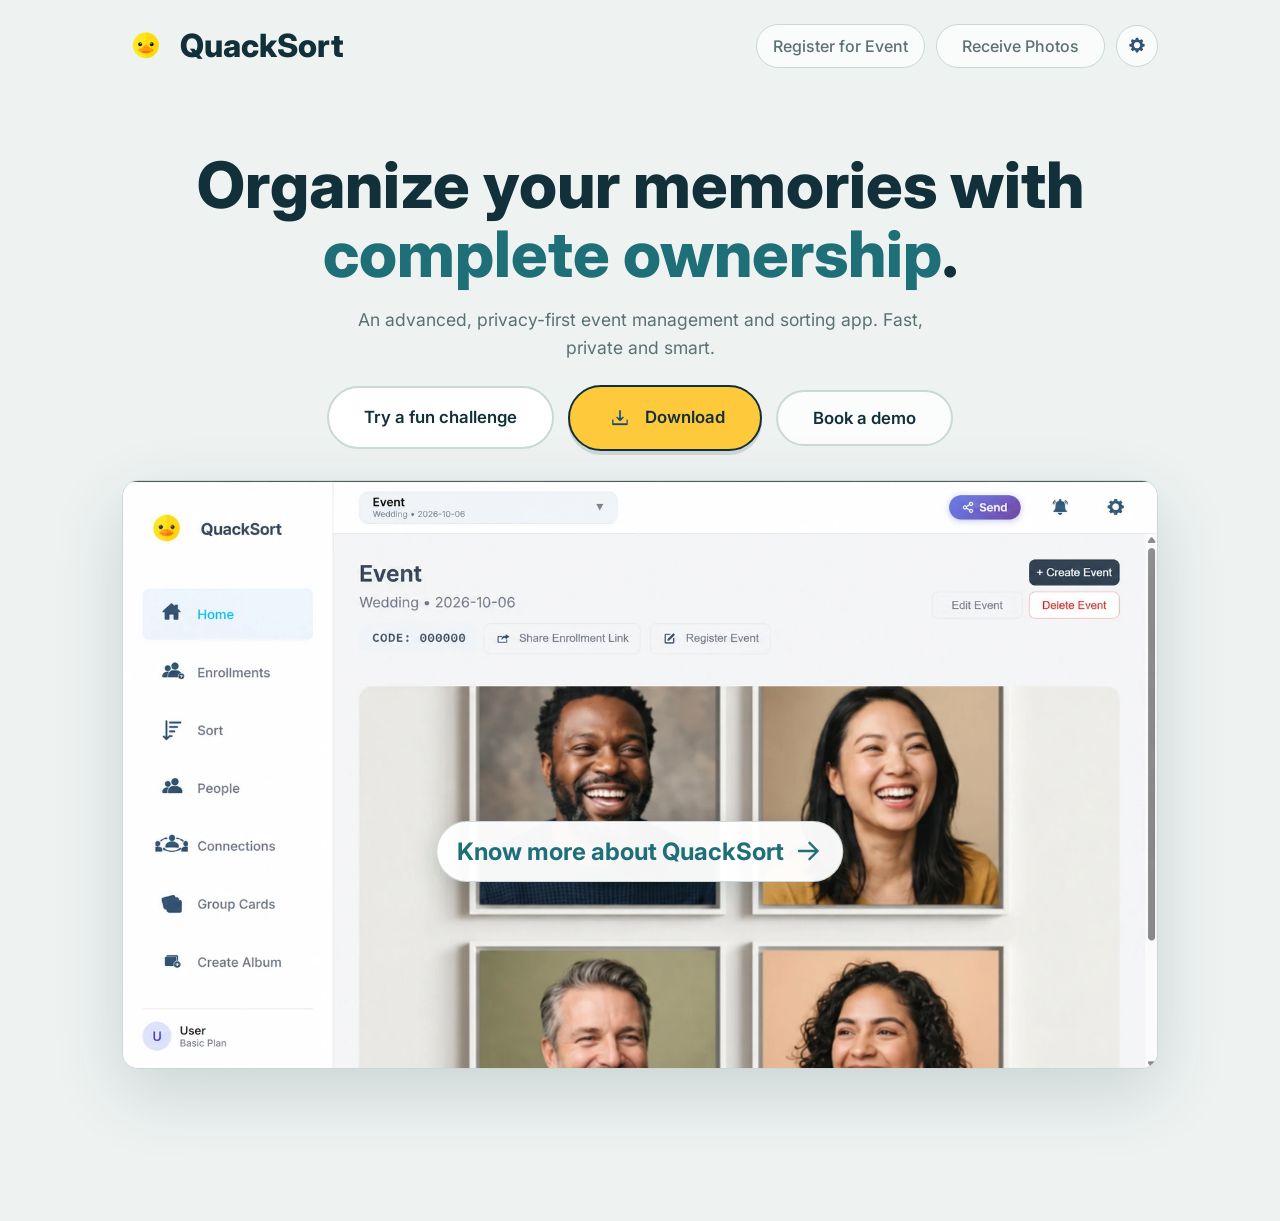
<file: index.html>
<!DOCTYPE html>
<html lang="en">

<head>
    <meta charset="UTF-8">
    <meta name="viewport" content="width=device-width, initial-scale=1.0">
    <title>QuackSort - Smart Photo Sorting</title>
    <link rel="stylesheet" href="style.css">
    <link rel="preconnect" href="https://fonts.googleapis.com">
    <link rel="preconnect" href="https://fonts.gstatic.com" crossorigin>
    <link href="https://fonts.googleapis.com/css2?family=Inter:wght@300;400;500;600;700&display=swap" rel="stylesheet">
</head>

<body>
    <div class="web-container">
        <header class="web-nav">
            <div class="logo-area">
                <img src="QuackSort.png" alt="Q" class="logo-icon">
                <span class="logo-text">QuackSort</span>
            </div>
            <div class="nav-right">
                <div class="nav-action-links">
                    <a href="register.html" class="nav-link register-link nav-action">Register for Event</a>
                    <button id="btn-receive-photos" class="nav-link register-link nav-action" type="button">Receive Photos</button>
                </div>
                <button id="settings-btn" class="settings-icon-btn" title="Settings" aria-label="Open settings">
                    <img src="resources/q_settings.png" alt="Settings" class="nav-icon">
                </button>
            </div>
        </header>

        <main class="hero-section">
            <div class="hero-content">
                <h1 class="hero-title">Organize your memories with<br class="hero-title-break"> <span class="highlight">complete ownership</span>.</h1>
                <p class="hero-subtitle">An advanced, privacy-first event management and sorting app. Fast, private and smart.
                </p>
                <div class="hero-actions">
                    <a id="btn-fun-challenge" href="challenges/" class="btn secondary large">Try a fun challenge</a>
                    <details class="download-menu">
                        <summary class="btn primary large download-toggle">
                            <img src="resources/q_download.png" alt="" class="btn-icon-img">
                            Download
                        </summary>
                        <div class="download-options" aria-label="App downloads">
                            <button class="download-option" type="button" data-download-platform="Windows" data-download-url="https://github.com/ducky002/quacksort-web/releases/download/v1.0.0/QuackSort-Installer.exe" aria-haspopup="dialog" aria-controls="download-notice">
                                <img src="resources/windows.png" alt="">
                                <span>Windows</span>
                            </button>
                            <button class="download-option" type="button" data-download-platform="Mac" data-download-url="" aria-haspopup="dialog" aria-controls="download-notice">
                                <img src="resources/mac.png" alt="">
                                <span>Mac<small>Coming soon</small></span>
                            </button>
                        </div>
                    </details>
                    <button id="btn-book-demo" class="btn secondary large" type="button" aria-haspopup="dialog" aria-controls="booking-modal">
                        Book a demo
                    </button>
                </div>
            </div>
            <figure class="hero-product-shot">
                <img src="resources/homepage.webp" alt="QuackSort app homepage with Group Cards in the navigation">
            </figure>
        </main>

        <section id="booking-modal" class="booking-modal" aria-hidden="true">
            <div class="booking-card" role="dialog" aria-modal="true" aria-labelledby="booking-title" aria-describedby="booking-description">
                <div class="booking-heading">
                    <div>
                        <h2 id="booking-title">Book a QuackSort demo</h2>
                        <p id="booking-description">Tell us a little about your workflow and we will be in touch.</p>
                    </div>
                    <button id="close-booking-btn" class="booking-close" type="button" aria-label="Close booking form">&times;</button>
                </div>
                <p id="booking-setup-message" class="booking-setup-message" role="status" hidden></p>
                <form id="booking-form" class="booking-form" target="booking-response-frame" method="post" autocomplete="on">
                    <div class="booking-fields">
                        <div class="booking-field">
                            <label for="booking-name">Name</label>
                            <input id="booking-name" name="name" type="text" maxlength="100" autocomplete="name" required>
                        </div>
                        <div class="booking-field">
                            <label for="booking-email">Email</label>
                            <input id="booking-email" name="email" type="email" maxlength="254" autocomplete="email" required>
                        </div>
                        <div class="booking-field">
                            <label for="booking-profession">Pofession</label>
                            <input id="booking-profession" name="profession" type="text" maxlength="100" required>
                        </div>
                        <div class="booking-field">
                            <label for="booking-current-tool">What do you use to manage and sort large volume of event photos?</label>
                            <textarea id="booking-current-tool" name="currentTool" maxlength="500" rows="3" required></textarea>
                        </div>
                        <div class="booking-field">
                            <label for="booking-demo-date">When would you like to have a demo?</label>
                            <input id="booking-demo-date" name="demoDate" type="date" required>
                        </div>
                    </div>
                    <div class="booking-trap" aria-hidden="true">
                        <label for="booking-website">Leave this field empty</label>
                        <input id="booking-website" name="website" type="text" tabindex="-1" autocomplete="off">
                    </div>
                    <input type="hidden" name="requestId" value="">
                    <p id="booking-status" class="booking-status" role="status" aria-live="polite"></p>
                    <button id="booking-submit" class="btn primary large booking-submit" type="submit">Send demo request</button>
                    <p class="booking-privacy">Your response will be stored in Google Forms.</p>
                </form>
                <iframe name="booking-response-frame" id="booking-response-frame" title="Form submission response" hidden></iframe>
            </div>
        </section>

        <section id="receive-section" class="receive-section" style="display: none;">
            <div class="modal-card">
                <h2>Enter Session Code</h2>
                <p>Paste the 6-digit code provided by the sender to browse photos.</p>
                <div class="input-group">
                    <input type="text" id="receive-code" placeholder="000 000" maxlength="6">
                    <button class="btn primary">Connect</button>
                </div>
                <button class="btn-text btn-close-receive">Cancel</button>
            </div>
        </section>

        <div id="settings-modal" class="settings-modal" style="display: none;">
            <div class="settings-card">
                <h2>Settings</h2>

                <div class="privacy-policy-block">
                    <h3>Privacy Statement</h3>
                    <article class="privacy-article">
                        <p>
                            QuackSort is built with a strict privacy-first approach. We do not use your personal data,
                            face data, or event photos for analytics, model training, or profiling. We do not sell,
                            rent, or share your data with advertisers or unrelated third parties.
                        </p>
                        <p>
                            Registration on this website is only used to sync your face enrollment with the desktop app
                            of the event creator who shared your event code. When you upload your selfie, our server
                            stores only your first name, last name, and a face model required for matching.
                        </p>
                        <p>
                            Access to this enrollment data is restricted to you and the event creator linked to your
                            event code. Your event photos remain with your photographer and do not get moved to QuackSort
                            cloud storage as part of this registration flow.
                        </p>
                        <p>
                            Unlike subscription-based cloud workflows that require uploading full event libraries,
                            QuackSort delivers core sorting capabilities on local devices, giving you stronger control
                            over your memories and reducing exposure to cloud privacy risks.
                        </p>
                        <p>
                            Demo request responses are collected and stored by Google Forms in the form owner's Google
                            account. QuackSort does not receive or display those responses on this website.
                        </p>
                    </article>
                </div>

                <button id="close-settings-btn" class="btn secondary settings-close-btn">Close</button>
            </div>
        </div>
        <footer class="know-more-footer">
            <a class="know-more-link" href="features.html">
                <span>Know more about QuackSort</span>
                <svg class="know-more-arrow" aria-hidden="true" width="28" height="28" viewBox="0 0 24 24" fill="none" stroke="currentColor" stroke-width="2" stroke-linecap="round" stroke-linejoin="round"><path d="M4 12h16M13 5l7 7-7 7"/></svg>
            </a>
        </footer>
    </div>

    <dialog id="download-notice" class="download-notice-dialog" aria-labelledby="download-notice-title" aria-describedby="download-notice-description">
        <h2 id="download-notice-title">Before you download</h2>
        <div id="download-notice-description">
            <p>QuackSort is free to download and use, but requires Device Activation. Downloading the app does not automatically grant access. Access is approved based on your intended use case.</p>
            <p>After opening the app, send us the activation request code and a brief, one-line description of your intended use. This helps us understand your needs and improve the app. Once approved, you will receive an activation code.</p>
            <p>Activation does not require your photos or give us access to your files. Cloud enrollment and sharing features involve separate data transfers.</p>
        </div>
        <p><a href="download-notice.html" target="_blank" rel="noopener">Access and activation details (opens in a new tab)</a></p>
        <p id="download-availability" role="status"></p>
        <div class="download-notice-actions">
            <button id="cancel-download" class="btn secondary" type="button" autofocus>Cancel</button>
            <a id="confirm-download" class="btn primary" hidden>Continue to download</a>
        </div>
    </dialog>
    <script src="download-notice.js"></script>
    <script src="script.js"></script>
</body>

</html>
</file>
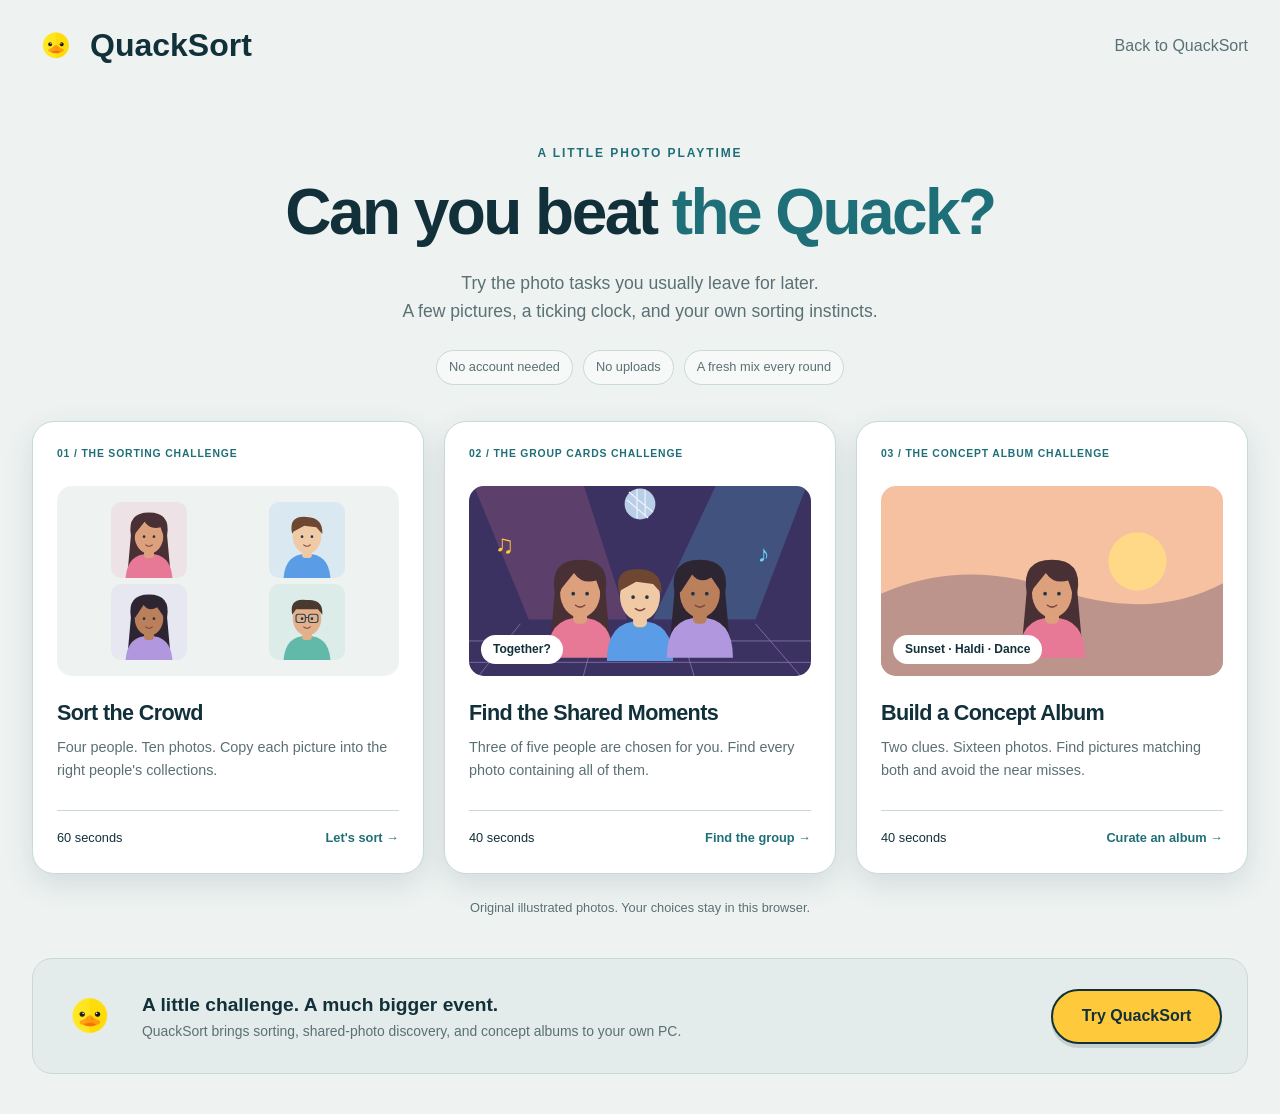
<file: challenges/index.html>
<!doctype html>
<html lang="en"><head><meta charset="utf-8"><meta name="viewport" content="width=device-width,initial-scale=1"><title>Can you beat the Quack? | QuackSort</title><meta name="description" content="Try three fun, timed photo challenges: sorting people, finding shared photos, and building a concept album."><link rel="icon" href="../QuackSort.png"><link rel="stylesheet" href="../style.css"><link rel="stylesheet" href="challenges.css"></head>
<body class="challenge-site"><div class="web-container">
<header class="web-nav"><a href="../index.html" class="logo-area"><img src="../QuackSort.png" alt="" class="logo-icon"><span class="logo-text">QuackSort</span></a><div class="nav-right"><a href="../index.html" class="nav-link">Back to QuackSort</a></div></header>
<main><section class="challenge-hero"><p class="eyebrow">A LITTLE PHOTO PLAYTIME</p><h1>Can you beat <span>the Quack?</span></h1><p>Try the photo tasks you usually leave for later.<br>A few pictures, a ticking clock, and your own sorting instincts.</p><div class="challenge-pills"><span>No account needed</span><span>No uploads</span><span>A fresh mix every round</span></div></section>
<div class="challenge-cards">
<a class="challenge-card" href="sorting.html"><span class="card-number">01 / THE SORTING CHALLENGE</span><div class="card-art art-sorting"><img src="images/maya.svg" alt="Maya"><img src="images/alex.svg" alt="Alex"><img src="images/priya.svg" alt="Priya"><img src="images/leo.svg" alt="Leo"></div><h2>Sort the Crowd</h2><p>Four people. Ten photos. Copy each picture into the right people's collections.</p><div class="card-bottom"><span>60 seconds</span><strong>Let's sort →</strong></div></a>
<a class="challenge-card" href="groups.html"><span class="card-number">02 / THE GROUP CARDS CHALLENGE</span><div class="card-art art-groups"><img src="images/photo-27.svg" alt="An illustrated group photo"><span class="art-badge">Together?</span></div><h2>Find the Shared Moments</h2><p>Three of five people are chosen for you. Find every photo containing all of them.</p><div class="card-bottom"><span>40 seconds</span><strong>Find the group →</strong></div></a>
<a class="challenge-card" href="albums.html"><span class="card-number">03 / THE CONCEPT ALBUM CHALLENGE</span><div class="card-art art-albums"><img src="images/photo-01.svg" alt="An illustrated sunset photo"><span class="art-badge">Sunset · Haldi · Dance</span></div><h2>Build a Concept Album</h2><p>Two clues. Sixteen photos. Find pictures matching both and avoid the near misses.</p><div class="card-bottom"><span>40 seconds</span><strong>Curate an album →</strong></div></a>
</div><p class="sample-note">Original illustrated photos. Your choices stay in this browser.</p>
<section class="challenge-bottom"><img src="../QuackSort.png" alt="" width="64" height="64"><div><h2>A little challenge. A much bigger event.</h2><p>QuackSort brings sorting, shared-photo discovery, and concept albums to your own PC.</p></div><a class="btn primary" href="../index.html?demo=1">Try QuackSort</a></section></main>
</div></body></html>
</file>
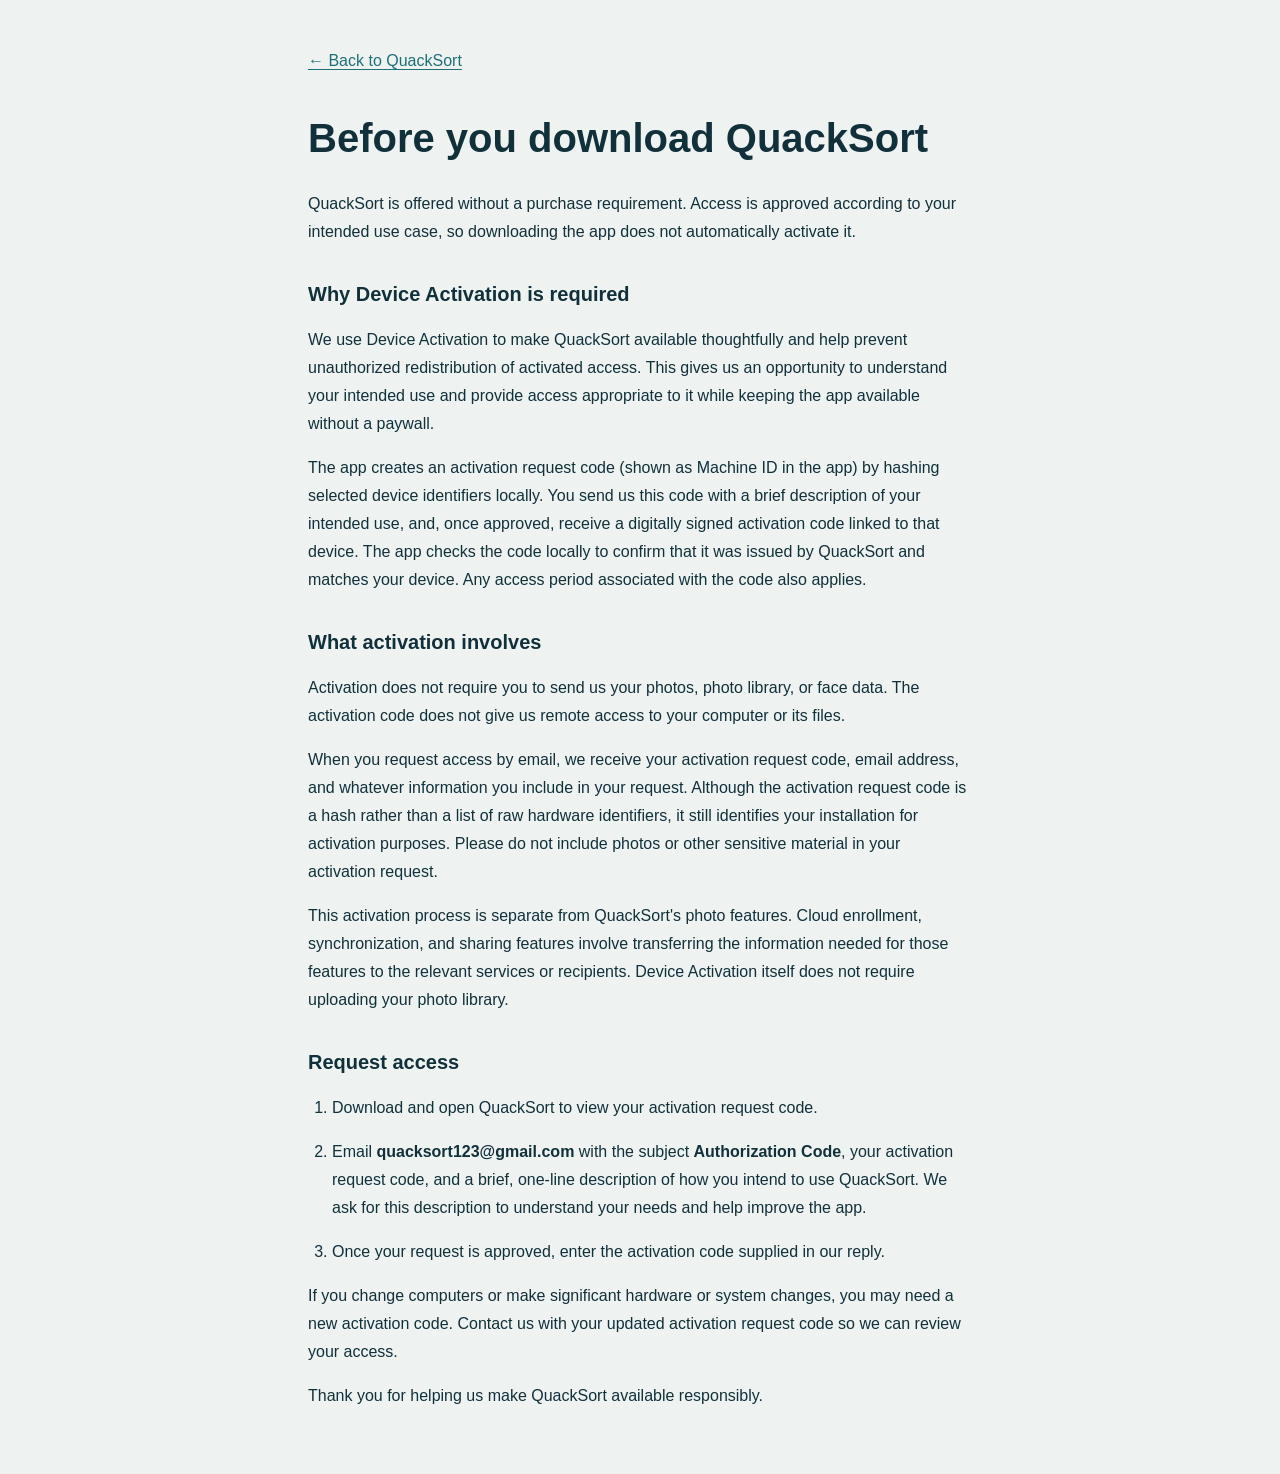
<file: download-notice.html>
<!DOCTYPE html>
<html lang="en">
<head>
<meta charset="UTF-8">
<meta name="viewport" content="width=device-width, initial-scale=1.0">
<title>Access and activation details - QuackSort</title>
<meta name="description" content="Learn how to request free access to QuackSort and what Device Activation involves.">
<link rel="stylesheet" href="style.css">
</head>
<body><main class="activation-details">
<a href="index.html">&larr; Back to QuackSort</a>
<h1>Before you download QuackSort</h1>
<p>QuackSort is offered without a purchase requirement. Access is approved according to your intended use case, so downloading the app does not automatically activate it.</p>
<h2>Why Device Activation is required</h2>
<p>We use Device Activation to make QuackSort available thoughtfully and help prevent unauthorized redistribution of activated access. This gives us an opportunity to understand your intended use and provide access appropriate to it while keeping the app available without a paywall.</p>
<p>The app creates an activation request code (shown as Machine ID in the app) by hashing selected device identifiers locally. You send us this code with a brief description of your intended use, and, once approved, receive a digitally signed activation code linked to that device. The app checks the code locally to confirm that it was issued by QuackSort and matches your device. Any access period associated with the code also applies.</p>
<h2>What activation involves</h2>
<p>Activation does not require you to send us your photos, photo library, or face data. The activation code does not give us remote access to your computer or its files.</p>
<p>When you request access by email, we receive your activation request code, email address, and whatever information you include in your request. Although the activation request code is a hash rather than a list of raw hardware identifiers, it still identifies your installation for activation purposes. Please do not include photos or other sensitive material in your activation request.</p>
<p>This activation process is separate from QuackSort's photo features. Cloud enrollment, synchronization, and sharing features involve transferring the information needed for those features to the relevant services or recipients. Device Activation itself does not require uploading your photo library.</p>
<h2>Request access</h2>
<ol><li>Download and open QuackSort to view your activation request code.</li><li>Email <strong>quacksort123@gmail.com</strong> with the subject <strong>Authorization Code</strong>, your activation request code, and a brief, one-line description of how you intend to use QuackSort. We ask for this description to understand your needs and help improve the app.</li><li>Once your request is approved, enter the activation code supplied in our reply.</li></ol>
<p>If you change computers or make significant hardware or system changes, you may need a new activation code. Contact us with your updated activation request code so we can review your access.</p>
<p>Thank you for helping us make QuackSort available responsibly.</p>
</main></body></html>
</file>
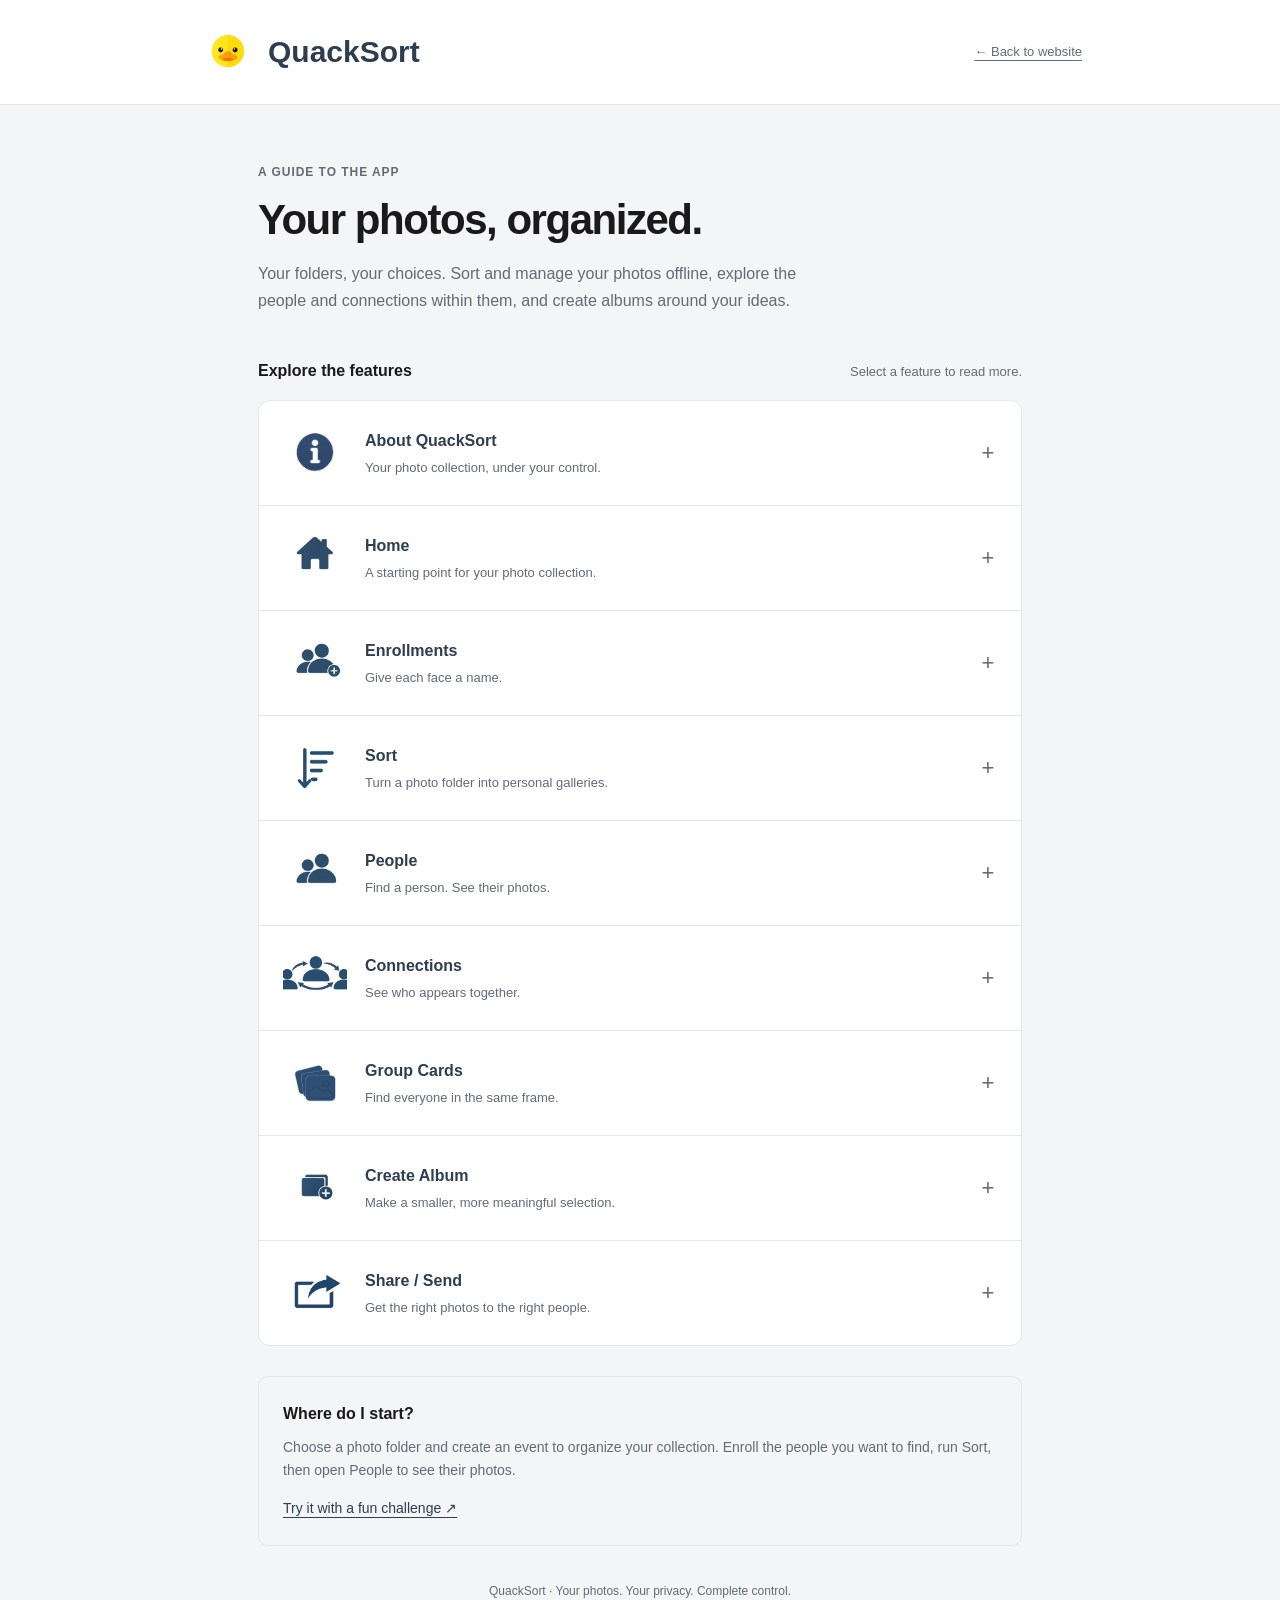
<file: features.html>
<!DOCTYPE html>
<html lang="en">
<head>
  <meta charset="utf-8">
  <meta name="viewport" content="width=device-width, initial-scale=1">
  <title>Features · QuackSort</title>
  <meta name="description" content="Sort and manage your photos offline with QuackSort. Choose your folders, explore connections between people, create themed albums, and share when you choose.">
  <link rel="icon" href="QuackSort.png" type="image/png">
  <link rel="stylesheet" href="features.css">
</head>
<body>
<header class="topbar"><nav aria-label="Main navigation"><a class="brand" href="index.html"><img src="QuackSort.png" alt=""><span>QuackSort</span></a><a class="back" href="index.html">← Back to website</a></nav></header>
<main>
  <header class="intro"><p class="eyebrow">A guide to the app</p><h1>Your photos, organized.</h1><p>Your folders, your choices. Sort and manage your photos offline, explore the people and connections within them, and create albums around your ideas.</p></header>
  <section aria-labelledby="features-heading">
    <div class="section-heading"><h2 id="features-heading">Explore the features</h2><p>Select a feature to read more.</p></div>
    <div class="feature-list">
      <details class="feature" name="features" id="about">
        <summary><img class="feature-icon" src="resources/q_info.png" alt=""><span class="feature-label"><strong>About QuackSort</strong><span>Your photo collection, under your control.</span></span><span class="indicator" aria-hidden="true"></span></summary>
        <div class="description"><p>QuackSort gives you the freedom to choose which photos to sort and where to keep them. Sorting and photo management run offline on your device, without uploading your photos to the cloud for processing.</p><p>Choose your folders, organize photos by person, and explore a connection graph to see who appears together. Find shared photos of pairs or any combination of people, then build albums around themes and ideas.</p><p>Online features are optional. Use online enrollment or share photos through QuackShare or Google Drive when you choose, with those services handling the information you send through them.</p></div>
      </details>
      <details class="feature" name="features" id="home">
        <summary><img class="feature-icon" src="resources/q_home.png" alt=""><span class="feature-label"><strong>Home</strong><span>A starting point for your photo collection.</span></span><span class="indicator" aria-hidden="true"></span></summary>
        <div class="description"><p>Choose the photo collection you want to organize. QuackSort uses an event to group your work, whether it is an everyday photo folder, a family collection, a trip, or an occasion. Home also gives you access to optional online registration and the enrollment link.</p><ol><li>Create or select an event for the collection you want to work on.</li><li>Set the Event Directory to the folder containing its photos.</li><li>Register the event for online enrollment, if you want people to enroll through a link.</li></ol></div>
      </details>
      <details class="feature" name="features" id="enroll">
        <summary><img class="feature-icon" src="resources/q_enroll.png" alt=""><span class="feature-label"><strong>Enrollments</strong><span>Give each face a name.</span></span><span class="indicator" aria-hidden="true"></span></summary>
        <div class="description"><p>Enroll people so QuackSort knows who to look for in your photos. People can also register through an enrollment link.</p><ol><li>Add a person with their details and a clear face photo.</li><li>Share the enrollment link when people want to register themselves.</li><li>Use Sync Enrollments to bring their registrations into the selected event.</li></ol><figure class="example"><div class="example-images"><img src="challenges/images/maya.svg" alt="Illustrated example guest Maya" loading="lazy"><img src="challenges/images/alex.svg" alt="Illustrated example guest Alex" loading="lazy"><img src="challenges/images/leo.svg" alt="Illustrated example guest Leo" loading="lazy"></div></figure></div>
      </details>
      <details class="feature" name="features" id="sort">
        <summary><img class="feature-icon" src="resources/q_sort.png" alt=""><span class="feature-label"><strong>Sort</strong><span>Turn a photo folder into personal galleries.</span></span><span class="indicator" aria-hidden="true"></span></summary>
        <div class="description"><p>QuackSort matches enrolled faces and organizes matching photos into folders for each person. A group photo can appear in more than one person’s folder.</p><ol><li>Enroll the people you want to find and choose the photo folder to sort.</li><li>Start Sort and let the app find matching faces.</li><li>Review the person-wise results. Use Auto Sort to process incoming photos automatically.</li></ol><figure class="demo"><video muted loop playsinline controls preload="none" poster="resources/demos/sort.webp" aria-label="Photo sorting demonstration"><source src="resources/demos/sort.mp4" type="video/mp4"><a href="resources/demos/sort.mp4">Watch the demonstration</a></video></figure></div>
      </details>
      <details class="feature" name="features" id="people">
        <summary><img class="feature-icon" src="resources/q_people.png" alt=""><span class="feature-label"><strong>People</strong><span>Find a person. See their photos.</span></span><span class="indicator" aria-hidden="true"></span></summary>
        <div class="description"><p>Browse the people enrolled in your selected collection, open their galleries, and manage their details.</p><ol><li>Search for the person you need.</li><li>Open their gallery to review the photos matched to them.</li></ol><figure class="demo"><video muted loop playsinline controls preload="none" poster="resources/demos/people.webp" aria-label="People and personal gallery demonstration"><source src="resources/demos/people.mp4" type="video/mp4"><a href="resources/demos/people.mp4">Watch the demonstration</a></video></figure></div>
      </details>
      <details class="feature" name="features" id="connections">
        <summary><img class="feature-icon" src="resources/q_connection.png" alt=""><span class="feature-label"><strong>Connections</strong><span>See who appears together.</span></span><span class="indicator" aria-hidden="true"></span></summary>
        <div class="description"><p>Explore a graph of people who share photos. Connections help you find moments featuring a particular pair of people.</p><ol><li>Select a connection between two people in the graph.</li><li>Review the photos they appear in together in the image panel.</li></ol><figure class="demo"><video muted loop playsinline controls preload="none" poster="resources/demos/connections.webp" aria-label="Connections graph demonstration"><source src="resources/demos/connections.mp4" type="video/mp4"><a href="resources/demos/connections.mp4">Watch the demonstration</a></video></figure></div>
      </details>
      <details class="feature" name="features" id="groups">
        <summary><img class="feature-icon" src="resources/q_group_cards.png" alt=""><span class="feature-label"><strong>Group Cards</strong><span>Find everyone in the same frame.</span></span><span class="indicator" aria-hidden="true"></span></summary>
        <div class="description"><p>Find photos containing everyone you select. Use it to look for a family photo, a group of friends, or a particular combination of people.</p><ol><li>Select one or more people.</li><li>Review photos that include all selected people.</li><li>Change your selection to explore a different group.</li></ol><figure class="demo"><video muted loop playsinline controls preload="none" poster="resources/demos/group-cards.webp" aria-label="Group Cards selection demonstration"><source src="resources/demos/group-cards.mp4" type="video/mp4"><a href="resources/demos/group-cards.mp4">Watch the demonstration</a></video></figure></div>
      </details>
      <details class="feature" name="features" id="album">
        <summary><img class="feature-icon" src="resources/q_create.png" alt=""><span class="feature-label"><strong>Create Album</strong><span>Make a smaller, more meaningful selection.</span></span><span class="indicator" aria-hidden="true"></span></summary>
        <div class="description"><p>Build an album from your photo collection. Choose the approach that fits what you want to make.</p><ol><li><strong>Regular Album:</strong> create a curated selection of strong photos from a source folder.</li><li><strong>Concept Album:</strong> use reference images to find photos matching visual themes.</li><li>Review the selection before sharing it.</li></ol><figure class="demo"><video muted loop playsinline controls preload="none" poster="resources/demos/albums.webp" aria-label="Regular and Concept Album demonstration"><source src="resources/demos/albums.mp4" type="video/mp4"><a href="resources/demos/albums.mp4">Watch the demonstration</a></video></figure></div>
      </details>
      <details class="feature" name="features" id="share">
        <summary><img class="feature-icon" src="resources/q_share_enrollment_link.png" alt=""><span class="feature-label"><strong>Share / Send</strong><span>Get the right photos to the right people.</span></span><span class="indicator" aria-hidden="true"></span></summary>
        <div class="description"><p>Share selected folders through the app’s QuackShare or Google Drive options.</p><ol><li>Choose the folder you want to share.</li><li>Select a sharing option and follow its setup steps.</li></ol><p>Face matching runs on your device. Online enrollment and sharing use the online services you choose.</p></div>
      </details>
    </div>
  </section>
  <aside class="getting-started"><h2>Where do I start?</h2><p>Choose a photo folder and create an event to organize your collection. Enroll the people you want to find, run Sort, then open People to see their photos.</p><a href="challenges/">Try it with a fun challenge <span aria-hidden="true">↗</span></a></aside>
  <footer>QuackSort · Your photos. Your privacy. Complete control.</footer>
</main>
<script>
  // Also enforce a single open feature in browsers without named-details support.
  document.querySelectorAll('.feature').forEach(feature => {
    feature.addEventListener('toggle', () => {
      if (feature.open) document.querySelectorAll('.feature').forEach(other => {
        if (other !== feature) other.open = false;
      });
    });
  });
  const reducedMotion = window.matchMedia('(prefers-reduced-motion: reduce)');
  const videos = [...document.querySelectorAll('.demo video')];
  function syncDemo(video) {
    if (!video.closest('details').open || document.hidden || reducedMotion.matches) {
      video.pause();
    } else {
      video.play().catch(() => { /* Native controls remain available if autoplay is blocked. */ });
    }
  }
  videos.forEach(video => {
    video.closest('details').addEventListener('toggle', () => {
      if (!video.closest('details').open) { video.pause(); video.currentTime = 0; }
      else syncDemo(video);
    });
  });
  document.addEventListener('visibilitychange', () => videos.forEach(syncDemo));
  reducedMotion.addEventListener('change', () => videos.forEach(syncDemo));
</script>
</body>
</html>
</file>
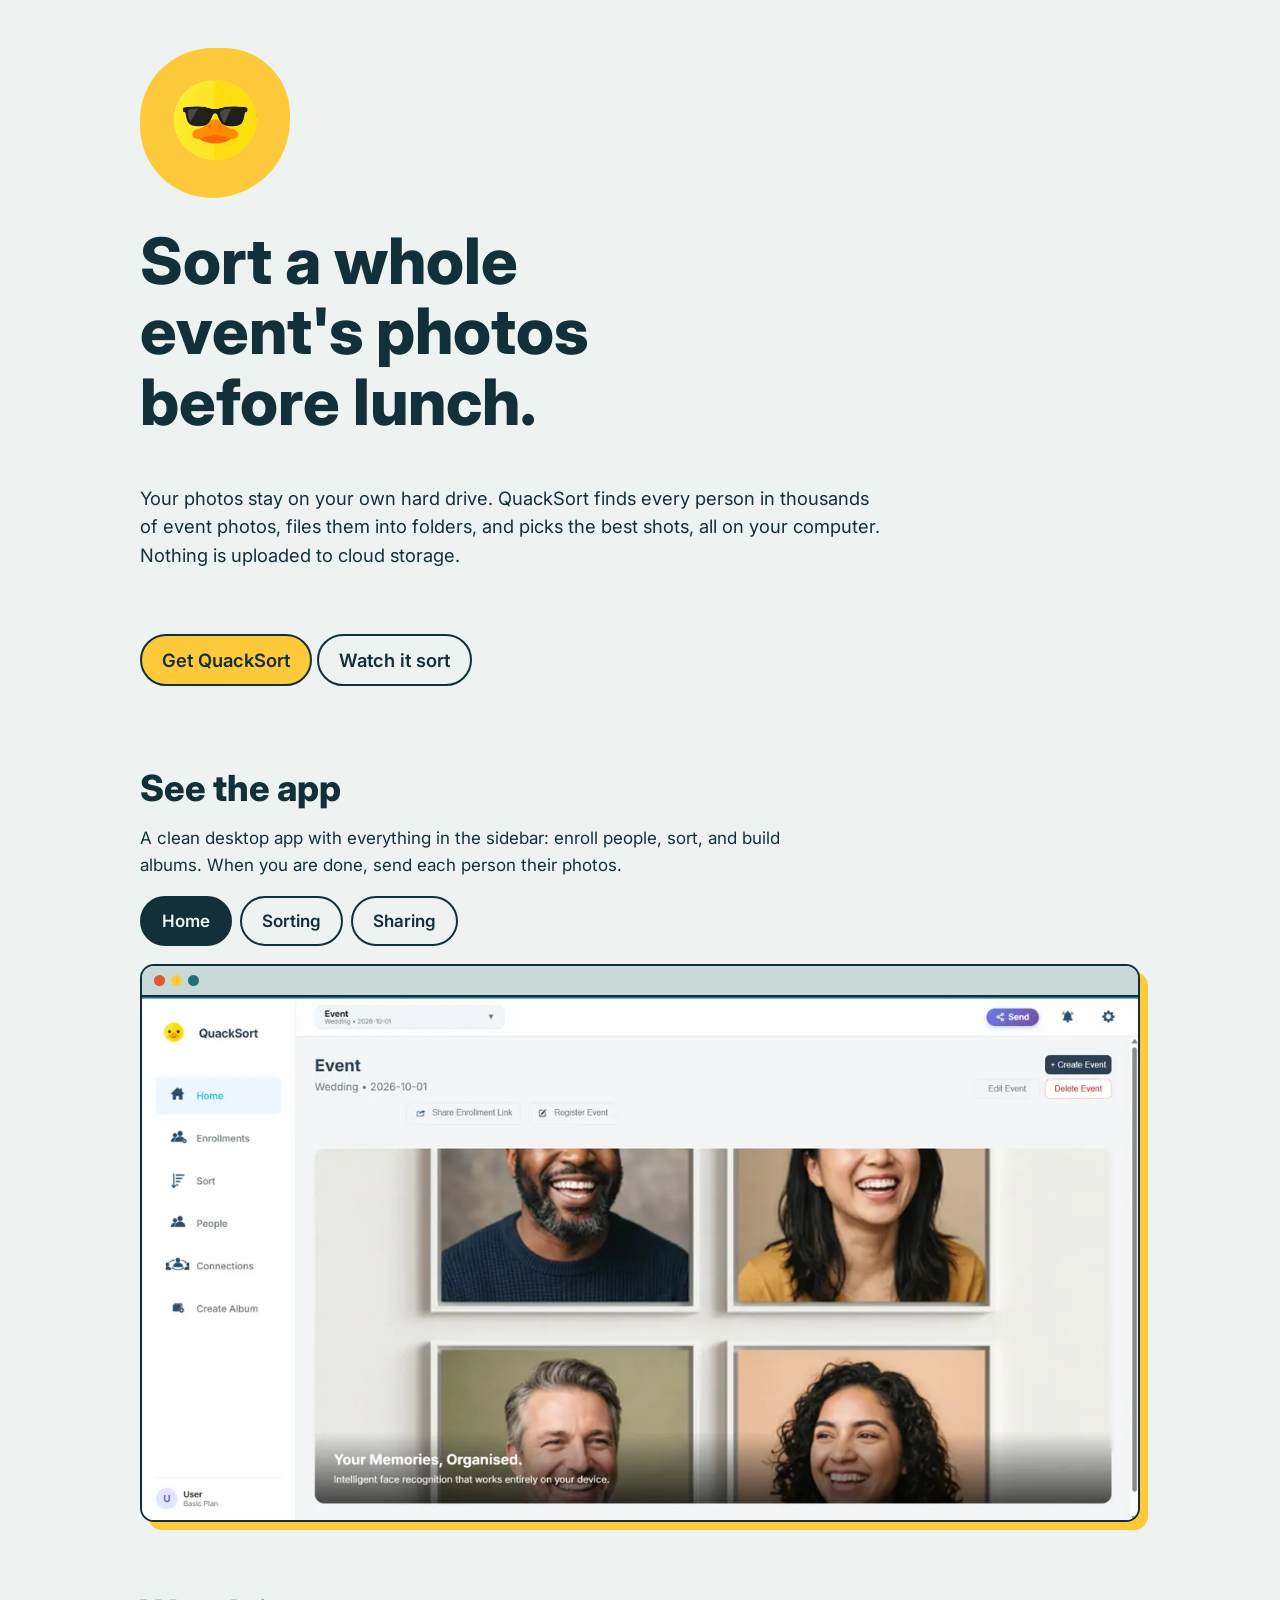
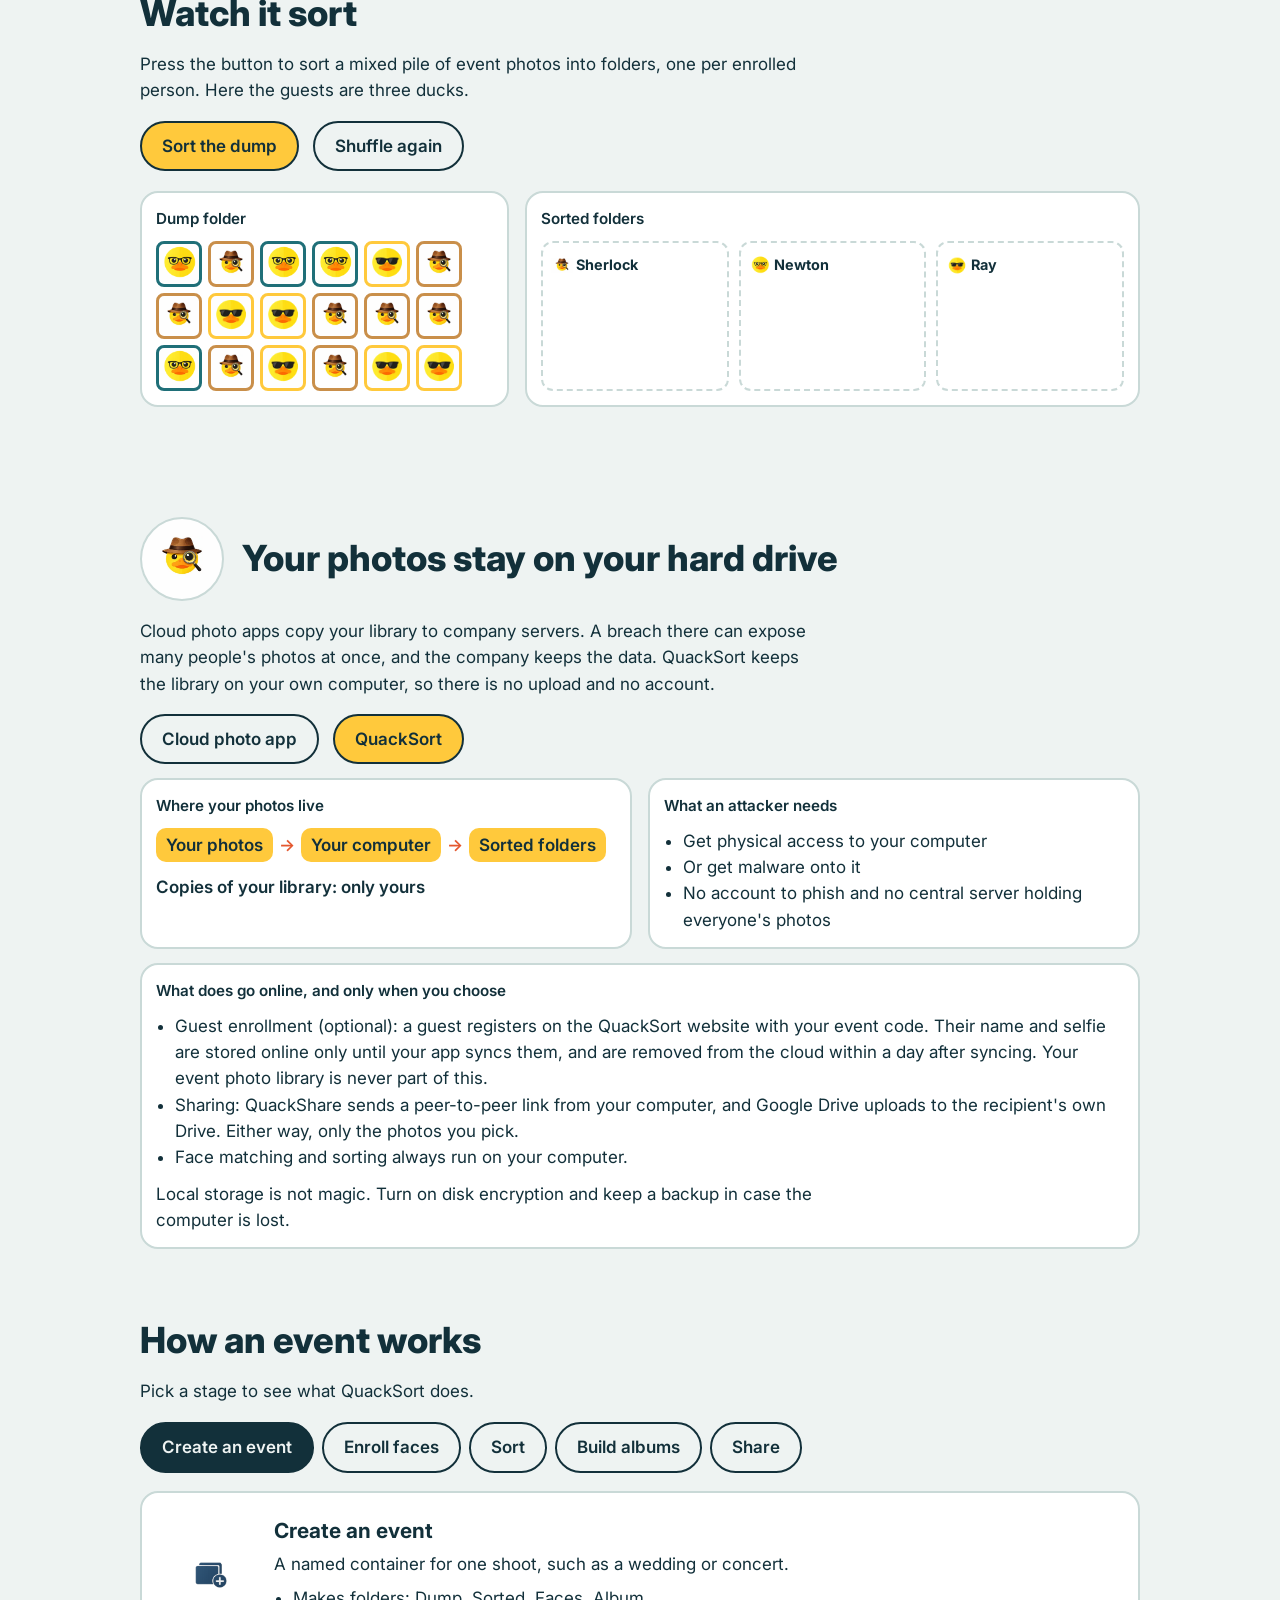
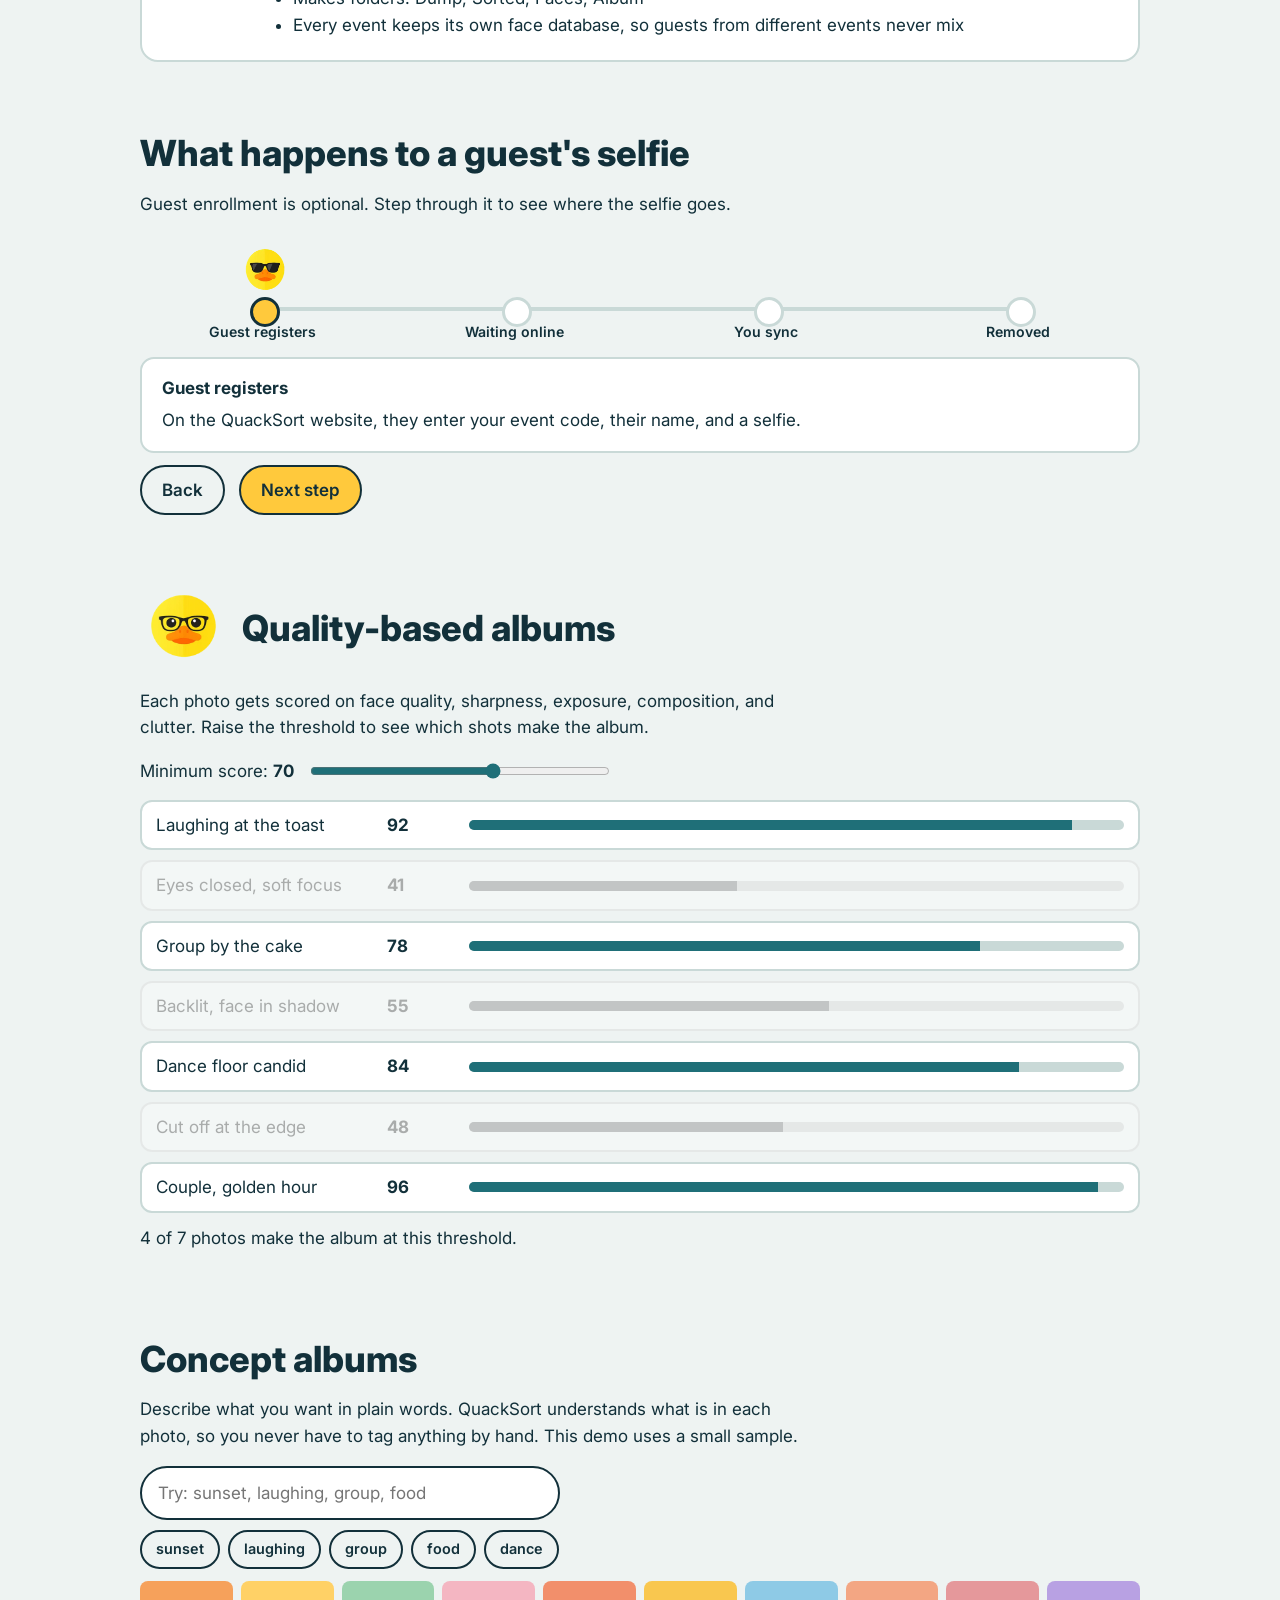
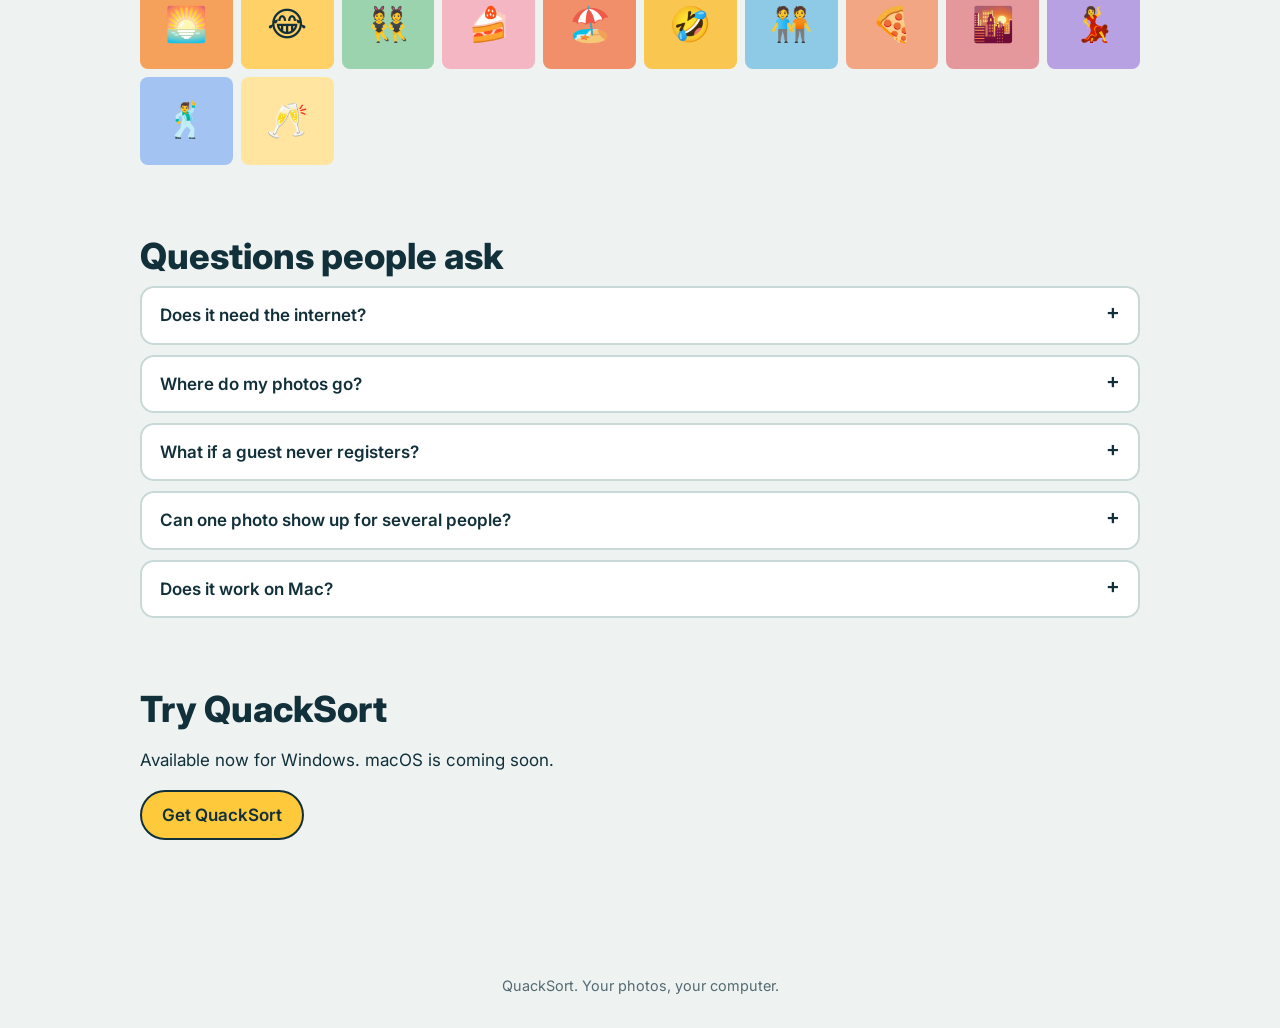
<file: Quack.html>
<!DOCTYPE html>
<html lang="en">
<head>
<meta charset="utf-8">
<meta name="viewport" content="width=device-width, initial-scale=1, viewport-fit=cover">
<title>QuackSort: photo sorting that never leaves your computer</title>
<link href="https://fonts.googleapis.com/css2?family=Inter:wght@300;400;500;600;700&display=swap" rel="stylesheet">
<style>
:root{--bg:#eef3f2;--ink:#12303a;--pond:#1f6f78;--duck:#ffc93c;--coral:#e4572e;--card:#fff;--line:#c9d9d7;box-sizing:border-box;padding-top:env(safe-area-inset-top,0px);padding-bottom:env(safe-area-inset-bottom,0px)}
@media (prefers-color-scheme:dark){:root:not([data-theme="light"]){--bg:#0f2429;--ink:#e6f1ef;--pond:#5fc2c9;--card:#17353c;--line:#2b4f57}}
:root[data-theme="dark"]{--bg:#0f2429;--ink:#e6f1ef;--pond:#5fc2c9;--card:#17353c;--line:#2b4f57}
*{box-sizing:border-box}html{scroll-padding-top:env(safe-area-inset-top,0px);scroll-behavior:smooth}
body{margin:0;background:var(--bg);color:var(--ink);font:400 17px/1.55 "Inter",system-ui,sans-serif}
main{max-width:1040px;margin:0 auto;padding:0 20px 80px}
h1,h2{font-weight:800;letter-spacing:0;line-height:1.1;margin:0}
h1{font-size:4rem}h2{font-size:2.25rem;margin-bottom:10px}
p{max-width:62ch}section{padding:64px 0 8px}
.hero{padding-top:48px;display:grid;gap:28px}
.hero p{font-size:1.15rem}
.duck{width:96px;height:auto;animation:bob 3s ease-in-out infinite}
@keyframes bob{50%{transform:translateY(-8px) rotate(-3deg)}}
button{font:inherit;cursor:pointer;border:2px solid var(--ink);background:var(--duck);color:#12303a;padding:10px 20px;border-radius:999px;font-weight:600;transition:transform .15s,box-shadow .15s}
button:hover{transform:translateY(-2px);box-shadow:0 4px 0 var(--ink)}button:active{transform:none;box-shadow:none}
button.ghost{background:transparent;color:var(--ink)}
:focus-visible{outline:3px solid var(--coral);outline-offset:3px}
.stage{display:grid;grid-template-columns:1.2fr 2fr;gap:16px;margin-top:20px}
@media(max-width:760px){.stage{grid-template-columns:1fr}}
.panel{background:var(--card);border:2px solid var(--line);border-radius:18px;padding:14px;min-height:210px}
.panel h3{margin:0 0 10px;font-size:.95rem;font-weight:600}
.dump,.bin .pics{display:flex;flex-wrap:wrap;gap:6px}
.bins{display:grid;grid-template-columns:repeat(3,1fr);gap:10px}
.bin{border:2px dashed var(--line);border-radius:12px;padding:8px;min-height:150px;transition:border-color .3s,background .3s}
.bin.lit{border-color:var(--pond);background:color-mix(in srgb,var(--pond) 10%,transparent)}
.bin b{font-size:.9rem}
.ph img{width:100%;height:100%;object-fit:contain;display:block}
.ph{width:46px;height:46px;border-radius:8px;position:relative;display:grid;place-items:center;font-size:19px;transition:transform .5s cubic-bezier(.2,.9,.3,1.3),opacity .4s;overflow:hidden}
.ph.go{animation:pop .5s}
@keyframes pop{from{transform:scale(.3) rotate(-20deg);opacity:0}}
.ph.scan::after{content:"";position:absolute;inset:0;border:2px solid var(--coral);border-radius:8px}
.ph .tag{position:absolute;bottom:0;left:0;right:0;font-size:9px;text-align:center;background:rgba(0,0,0,.45);color:#fff;line-height:13px}
.status{margin-top:14px;font-size:.95rem;min-height:1.6em}
.tabs{display:flex;flex-wrap:wrap;gap:8px;margin:18px 0}
.tabs button[aria-selected="true"]{background:var(--ink);color:var(--bg)}
.step{background:var(--card);border:2px solid var(--line);border-radius:18px;padding:22px;display:grid;grid-template-columns:90px 1fr;gap:20px;align-items:center}
@media(max-width:600px){h1{font-size:2.5rem}h2{font-size:1.8rem}.step{grid-template-columns:56px 1fr;gap:14px;padding:18px}.step .ico img{width:48px;height:48px}}
.step .ico{display:grid;place-items:center}.step .ico img{width:64px;height:64px;object-fit:contain}
.step ul{margin:8px 0 0;padding-left:1.1em}
.score{display:grid;gap:10px;margin-top:16px}
.row{display:grid;grid-template-columns:1fr 70px 3fr;gap:12px;align-items:center;background:var(--card);border:2px solid var(--line);border-radius:12px;padding:10px 14px;transition:opacity .3s,filter .3s}
.row.out{opacity:.35;filter:grayscale(1)}
.bar{height:10px;border-radius:5px;background:var(--line);overflow:hidden}
.bar i{display:block;height:100%;background:var(--pond);width:0;transition:width .8s}
.row.out .bar i{background:var(--coral)}
input[type=range]{width:100%;accent-color:var(--pond)}
.ctl{display:flex;gap:14px;align-items:center;flex-wrap:wrap}
.search{width:100%;max-width:420px;font:inherit;padding:12px 16px;border-radius:999px;border:2px solid var(--ink);background:var(--card);color:var(--ink)}
.chips{display:flex;flex-wrap:wrap;gap:8px;margin:10px 0}
.chips button{background:transparent;color:var(--ink);padding:6px 14px;font-size:.9rem}
.grid{display:grid;grid-template-columns:repeat(auto-fill,minmax(88px,1fr));gap:8px;margin-top:12px}
.grid .ph{width:100%;height:88px;font-size:34px}
.grid .ph.dim{opacity:.18;transform:scale(.88)}
.vs{display:grid;grid-template-columns:1fr 1fr;gap:16px}
@media(max-width:700px){.vs{grid-template-columns:1fr}}
.vs .panel{min-height:0}
.flow{display:flex;align-items:center;gap:6px;flex-wrap:wrap;font-weight:600;margin-top:10px}
.flow span.n{background:var(--duck);color:#12303a;border-radius:10px;padding:4px 10px}
.flow .x{color:var(--coral)}
.stack{display:flex;flex-wrap:wrap;gap:8px;margin-top:14px}
.stack span{border:2px solid var(--line);border-radius:10px;padding:6px 12px;background:var(--card);font-size:.92rem}
.shot{margin-top:18px;border:2px solid var(--ink);border-radius:14px;overflow:hidden;background:var(--card);box-shadow:8px 8px 0 var(--duck)}
.shot .bar2{display:flex;gap:6px;padding:9px 12px;border-bottom:2px solid var(--ink);background:var(--line)}.bar2 i{width:11px;height:11px;border-radius:50%;background:var(--coral)}.bar2 i:nth-child(2){background:var(--duck)}.bar2 i:nth-child(3){background:var(--pond)}
.shot img{display:block;width:100%;height:auto}
.hd{display:flex;align-items:center;gap:18px;flex-wrap:wrap;margin-bottom:6px}.hd h2{margin:0}
.mas{width:84px;height:84px;object-fit:contain;flex:none}.mas.w{background:#fefefe;border-radius:50%;padding:6px;border:2px solid var(--line)}
.blob{width:150px;height:150px;border-radius:50% 46% 54% 50%;background:var(--duck);display:grid;place-items:center;animation:morph 8s ease-in-out infinite}
.blob .duck{width:112px;animation:bob 3s ease-in-out infinite}
@keyframes morph{50%{border-radius:42% 58% 46% 54%}}
.hero{grid-template-columns:1fr}.hero h1{max-width:12ch}
details{background:var(--card);border:2px solid var(--line);border-radius:14px;padding:14px 18px;margin-top:10px}
summary{cursor:pointer;font-weight:600;list-style:none;display:flex;justify-content:space-between;gap:12px}summary::after{content:"+";font-size:1.3rem;line-height:1}
details[open] summary::after{content:"\2212"}details p{margin:10px 0 0}
.track{position:relative;display:grid;grid-template-columns:repeat(4,1fr);gap:8px;margin:34px 0 14px}
.track::before{content:"";position:absolute;left:12.5%;right:12.5%;top:56px;height:4px;background:var(--line);border-radius:2px}
.nd{position:relative;text-align:center;font-size:.88rem;font-weight:600;padding-top:70px}
.nd::before{content:"";position:absolute;top:46px;left:50%;width:24px;height:24px;margin-left:-12px;border-radius:50%;background:var(--card);border:3px solid var(--line);transition:.3s}
.nd.on::before{background:var(--duck);border-color:var(--ink)}.nd.gone::before{background:var(--coral);border-color:var(--coral)}
.mk{position:absolute;top:-6px;width:52px;height:52px;margin-left:-26px;left:12.5%;transition:left .6s cubic-bezier(.3,1.3,.5,1)}
#stepText{background:var(--card);border:2px solid var(--line);border-radius:14px;padding:16px 20px;min-height:96px}
footer{text-align:center;opacity:.7;padding:30px 20px;font-size:.9rem}
@media(prefers-reduced-motion:reduce){*{animation:none!important;transition:none!important;scroll-behavior:auto!important}}
</style>
</head>
<body>
<main>
<header class="hero">
  <div class="blob"><img class="duck" alt="QuackSort duck mascot" src="[data-uri]"></div>
  <h1>Sort a whole event's photos before lunch.</h1>
  <p>Your photos stay on your own hard drive. QuackSort finds every person in thousands of event photos, files them into folders, and picks the best shots, all on your computer. Nothing is uploaded to cloud storage.</p>
  <p><a href="https://quacksort.com" target="_blank" rel="noopener"><button>Get QuackSort</button></a> <a href="#demo"><button class="ghost">Watch it sort</button></a></p>
</header>

<section id="app">
  <h2>See the app</h2>
  <p>A clean desktop app with everything in the sidebar: enroll people, sort, and build albums. When you are done, send each person their photos.</p>
  <div class="tabs" role="tablist" id="shotTabs"><button role="tab" aria-selected="true">Home</button><button class="ghost" role="tab" aria-selected="false">Sorting</button><button class="ghost" role="tab" aria-selected="false">Sharing</button></div>
  <div class="shot"><div class="bar2"><i></i><i></i><i></i></div><img id="shotImg" alt="QuackSort home screen" src="[data-uri]"><video id="shotVid" src="[data-uri]" muted loop playsinline preload="auto" aria-label="QuackSort sorting a batch of photos" style="display:none;width:100%;height:auto"></video></div>
</section>

<section id="demo">
  <h2>Watch it sort</h2>
  <p>Press the button to sort a mixed pile of event photos into folders, one per enrolled person. Here the guests are three ducks.</p>
  <div class="ctl"><button id="sortBtn">Sort the dump</button><button id="resetBtn" class="ghost">Shuffle again</button></div>
  <div class="stage">
    <div class="panel"><h3>Dump folder</h3><div class="dump" id="dump"></div></div>
    <div class="panel"><h3>Sorted folders</h3><div class="bins" id="bins"></div></div>
  </div>
  <div class="status" id="status" aria-live="polite"></div>
</section>

<section id="privacy">
  <div class="hd"><img class="mas w" alt="Detective duck guarding your photos" src="[data-uri]"><h2>Your photos stay on your hard drive</h2></div>
  <p>Cloud photo apps copy your library to company servers. A breach there can expose many people's photos at once, and the company keeps the data. QuackSort keeps the library on your own computer, so there is no upload and no account.</p>
  <div class="ctl"><button id="mCloud" class="ghost" aria-pressed="false">Cloud photo app</button><button id="mLocal" aria-pressed="true">QuackSort</button></div>
  <div class="vs" style="margin-top:14px">
    <div class="panel"><h3 id="pTitle">Where your photos live</h3><div class="flow" id="pFlow"></div><p id="pCopies" style="margin:12px 0 0;font-weight:600"></p></div>
    <div class="panel"><h3>What an attacker needs</h3><ul id="pList" style="margin:0;padding-left:1.1em"></ul></div>
  </div>
  <div class="panel" style="margin-top:14px;min-height:0"><h3>What does go online, and only when you choose</h3>
    <ul style="margin:0;padding-left:1.1em">
      <li>Guest enrollment (optional): a guest registers on the QuackSort website with your event code. Their name and selfie are stored online only until your app syncs them, and are removed from the cloud within a day after syncing. Your event photo library is never part of this.</li>
      <li>Sharing: QuackShare sends a peer-to-peer link from your computer, and Google Drive uploads to the recipient's own Drive. Either way, only the photos you pick.</li>
      <li>Face matching and sorting always run on your computer.</li>
    </ul>
    <p style="margin:10px 0 0">Local storage is not magic. Turn on disk encryption and keep a backup in case the computer is lost.</p>
  </div>
</section>

<section id="flow">
  <h2>How an event works</h2>
  <p>Pick a stage to see what QuackSort does.</p>
  <div class="tabs" role="tablist" id="tabs"></div>
  <div class="step" id="step"></div>
</section>

<section id="selfie">
  <h2>What happens to a guest's selfie</h2>
  <p>Guest enrollment is optional. Step through it to see where the selfie goes.</p>
  <div class="track" id="track"><img class="mk" id="mk" alt="" src="[data-uri]"></div>
  <div id="stepText" aria-live="polite"></div>
  <div class="ctl" style="margin-top:12px"><button class="ghost" id="back">Back</button><button id="next">Next step</button></div>
</section>

<section id="album">
  <div class="hd"><img class="mas" alt="Nerdy duck judging photo quality" src="[data-uri]"><h2>Quality-based albums</h2></div>
  <p>Each photo gets scored on face quality, sharpness, exposure, composition, and clutter. Raise the threshold to see which shots make the album.</p>
  <div class="ctl"><label for="thr">Minimum score: <b id="thrv">70</b></label><input id="thr" type="range" min="30" max="95" value="70" style="max-width:300px"></div>
  <div class="score" id="score"></div>
  <p id="albumNote" style="margin-top:12px" aria-live="polite"></p>
</section>

<section id="concept">
  <h2>Concept albums</h2>
  <p>Describe what you want in plain words. QuackSort understands what is in each photo, so you never have to tag anything by hand. This demo uses a small sample.</p>
  <input class="search" id="q" placeholder="Try: sunset, laughing, group, food" aria-label="Search the sample photos">
  <div class="chips" id="chips"></div>
  <div class="grid" id="cgrid"></div>
</section>

<section id="faq">
  <h2>Questions people ask</h2>
  <details><summary>Does it need the internet?</summary><p>Sorting and album creation run on your computer, so they work offline after setup. You only need internet to sync guest enrollments and to share photos.</p></details>
  <details><summary>Where do my photos go?</summary><p>They stay on your computer. They only leave it when you choose to share them, using QuackShare (a peer-to-peer link) or Google Drive.</p></details>
  <details><summary>What if a guest never registers?</summary><p>Faces that are not enrolled stay unnamed. You can label them yourself afterward.</p></details>
  <details><summary>Can one photo show up for several people?</summary><p>Yes. A group photo is copied into the folder of every enrolled person found in it.</p></details>
  <details><summary>Does it work on Mac?</summary><p>QuackSort is available for Windows now. macOS is coming soon.</p></details>
</section>

<section id="get"><h2>Try QuackSort</h2><p>Available now for Windows. macOS is coming soon.</p><p><a href="https://quacksort.com" target="_blank" rel="noopener"><button>Get QuackSort</button></a></p></section>
</main>
<footer>QuackSort. Your photos, your computer.</footer>

<script>
const people=[{n:"Sherlock",c:"#c98f4a",src:document.querySelector("#privacy .mas").src},{n:"Newton",c:"#1f6f78",src:document.querySelector("#album .mas").src},{n:"Ray",c:"#ffc93c",src:document.querySelector(".blob .duck").src}];
const $=s=>document.querySelector(s);
let photos=[],sorted=false;
function mk(p,extra){const d=document.createElement("div");d.className="ph "+(extra||"");d.style.background="#fefefe";d.style.border="3px solid "+p.c;d.innerHTML='<img alt="" src="'+p.src+'">';return d}
function setup(){
  sorted=false;$("#status").textContent="";
  photos=Array.from({length:18},(_,i)=>{const p=people[Math.floor(Math.random()*3)];return {...p,id:i}});
  $("#dump").replaceChildren(...photos.map(p=>{const d=mk(p);d.dataset.i=p.id;return d}));
  $("#bins").replaceChildren(...people.map(p=>{const b=document.createElement("div");b.className="bin";b.dataset.n=p.n;b.innerHTML='<b><img alt="" style="width:22px;height:22px;vertical-align:middle;object-fit:contain" src="'+p.src+'"> '+p.n+'</b><div class="pics"></div>';return b}));
}
async function run(){
  if(sorted)return;sorted=true;
  const st=$("#status");let found=0;
  for(const p of photos){
    const el=$('#dump [data-i="'+p.id+'"]');if(!el)continue;
    el.classList.add("scan");st.textContent="Scanning faces… "+(found+1)+" of "+photos.length;
    await new Promise(r=>setTimeout(r,reduce?0:110));
    const bin=$('.bin[data-n="'+p.n+'"]');bin.classList.add("lit");
    const c=mk(p,"go");const t=document.createElement("span");t.className="tag";t.textContent=Math.round(88+Math.random()*11)+"%";c.appendChild(t);
    bin.querySelector(".pics").appendChild(c);el.remove();found++;
    setTimeout(()=>bin.classList.remove("lit"),250);
  }
  st.textContent="Done. "+found+" photos matched to "+people.length+" people. The percentage is how close each face is to the enrolled one.";
}
const reduce=matchMedia("(prefers-reduced-motion: reduce)").matches;
$("#sortBtn").onclick=run;$("#resetBtn").onclick=setup;setup();

const steps=[
 ["Create an event","resources/q_create.png","A named container for one shoot, such as a wedding or concert.",["Makes folders: Dump, Sorted, Faces, Album","Every event keeps its own face database, so guests from different events never mix"]],
 ["Enroll faces","resources/q_enroll.png","Tell QuackSort who to look for.",["Upload 2 to 4 clear photos per person","Or give guests your event code. They register on the QuackSort website, then you open Settings and press Sync Enrollments"]],
 ["Sort","resources/q_sort.png","Drop photos into Dump and start the sort.",["Faces are matched to enrolled people by similarity","A photo with several people is copied into each person's folder"]],
 ["Build albums","resources/q_gallery.png","Keep only the best shots.",["Quality score picks sharp, well-lit, well-framed photos","Or describe a theme in words for a concept album"]],
 ["Share","resources/q_share_enrollment_link.png","Send people their own photos.",["QuackShare: peer-to-peer, an instant browser link straight from your computer","Google Drive: uploads the photos you pick to the recipient's Drive"]]];
const tabs=$("#tabs");
function show(i){[...tabs.children].forEach((b,j)=>b.setAttribute("aria-selected",j==i));const s=steps[i];
 $("#step").innerHTML='<div class="ico"><img src="'+s[1]+'" alt=""></div><div><h3 style="margin:0;font-size:1.3rem">'+s[0]+'</h3><p style="margin:4px 0">'+s[2]+'</p><ul>'+s[3].map(x=>"<li>"+x+"</li>").join("")+"</ul></div>"}
steps.forEach((s,i)=>{const b=document.createElement("button");b.className="ghost";b.role="tab";b.textContent=s[0];b.onclick=()=>show(i);tabs.appendChild(b)});show(0);

const shots=[["Laughing at the toast",92],["Eyes closed, soft focus",41],["Group by the cake",78],["Backlit, face in shadow",55],["Dance floor candid",84],["Cut off at the edge",48],["Couple, golden hour",96]];
function album(){const t=+$("#thr").value;$("#thrv").textContent=t;let k=0;
 $("#score").replaceChildren(...shots.map(([n,s])=>{const r=document.createElement("div");const ok=s>=t;if(ok)k++;r.className="row"+(ok?"":" out");
  r.innerHTML="<span>"+n+"</span><b>"+s+"</b><div class='bar'><i></i></div>";requestAnimationFrame(()=>r.querySelector("i").style.width=s+"%");return r}));
 $("#albumNote").textContent=k+" of "+shots.length+" photos make the album at this threshold."}
$("#thr").oninput=album;album();

const items=[["sunset","🌅","#f6a15b"],["laughing","😂","#ffd166"],["group","👯","#9bd3ae"],["food","🍰","#f4b6c2"],["sunset","🏖️","#f28f6b"],["laughing","🤣","#f9c74f"],["group","🧑‍🤝‍🧑","#8ecae6"],["food","🍕","#f3a683"],["sunset","🌇","#e5989b"],["dance","💃","#b8a1e3"],["dance","🕺","#a3c4f3"],["food","🥂","#ffe5a0"]];
const cg=$("#cgrid");
items.forEach(([k,e,c])=>{const d=document.createElement("div");d.className="ph";d.style.background=c;d.textContent=e;d.dataset.k=k;cg.appendChild(d)});
function filt(v){v=v.trim().toLowerCase();[...cg.children].forEach(d=>d.classList.toggle("dim",!!v&&!d.dataset.k.includes(v)&&!v.includes(d.dataset.k)))}
$("#q").oninput=e=>filt(e.target.value);
["sunset","laughing","group","food","dance"].forEach(w=>{const b=document.createElement("button");b.textContent=w;b.onclick=()=>{$("#q").value=w;filt(w)};$("#chips").appendChild(b)});

const modes={cloud:{f:[["Your photos","n"],["Company servers","x"],["Their staff and systems","x"]],c:"Copies of your library: yours plus the company's",l:["Break into the company's servers and reach many users at once","Get hold of an account password","Rely on the company's policies and retention"]},
local:{f:[["Your photos","n"],["Your computer","n"],["Sorted folders","n"]],c:"Copies of your library: only yours",l:["Get physical access to your computer","Or get malware onto it","No account to phish and no central server holding everyone's photos"]}};
function pm(k){const m=modes[k];$("#pFlow").innerHTML=m.f.map((x,i)=>(i?'<span class="x">→</span>':'')+'<span class="n" style="'+(x[1]=="x"?"background:var(--coral);color:#fff":"")+'">'+x[0]+'</span>').join("");
 $("#pCopies").textContent=m.c;$("#pList").innerHTML=m.l.map(x=>"<li>"+x+"</li>").join("");
 $("#mCloud").setAttribute("aria-pressed",k=="cloud");$("#mLocal").setAttribute("aria-pressed",k=="local");
 $("#mCloud").className=k=="cloud"?"":"ghost";$("#mLocal").className=k=="local"?"":"ghost"}
$("#mCloud").onclick=()=>pm("cloud");$("#mLocal").onclick=()=>pm("local");pm("local");

const shotSrc=[$("#shotImg").src,"[data-uri]","[data-uri]"],shotAlt=["QuackSort home screen","QuackSort sorting photos","QuackSort send photos dialog with QuackShare and Google Drive"];
[...$("#shotTabs").children].forEach((b,i)=>b.onclick=()=>{[...$("#shotTabs").children].forEach((x,j)=>{x.setAttribute("aria-selected",i==j);x.className=i==j?"":"ghost"});const v=$("#shotVid"),im=$("#shotImg");if(i==1){im.style.display="none";v.style.display="block";v.controls=reduce;if(!reduce)v.play().catch(()=>{})}else{v.pause();v.style.display="none";im.style.display="block";im.src=shotSrc[i];im.alt=shotAlt[i]}});

const sv=[["Guest registers","On the QuackSort website, they enter your event code, their name, and a selfie."],["Waiting online","The name and selfie are stored online until you sync. Your event photos are never uploaded."],["You sync","In Settings, press Sync Enrollments. The app downloads the selfie and learns the face on your computer."],["Removed","The online copy is removed within a day after syncing. Matching and sorting stay on your computer."]];
const tr=$("#track");sv.forEach(s=>{const n=document.createElement("div");n.className="nd";n.textContent=s[0];tr.appendChild(n)});
let si=0;function ss(){[...tr.querySelectorAll(".nd")].forEach((n,i)=>{n.classList.toggle("on",i<=si&&si<3);n.classList.toggle("gone",si==3&&i==3)});
 $("#mk").style.left=(12.5+si*25)+"%";$("#stepText").innerHTML="<b>"+sv[si][0]+"</b><p style='margin:6px 0 0'>"+sv[si][1]+"</p>";$("#back").disabled=si==0;$("#next").textContent=si==3?"Start over":"Next step"}
$("#next").onclick=()=>{si=si==3?0:si+1;ss()};$("#back").onclick=()=>{if(si>0){si--;ss()}};ss();
</script>
</body>
</html>
</file>
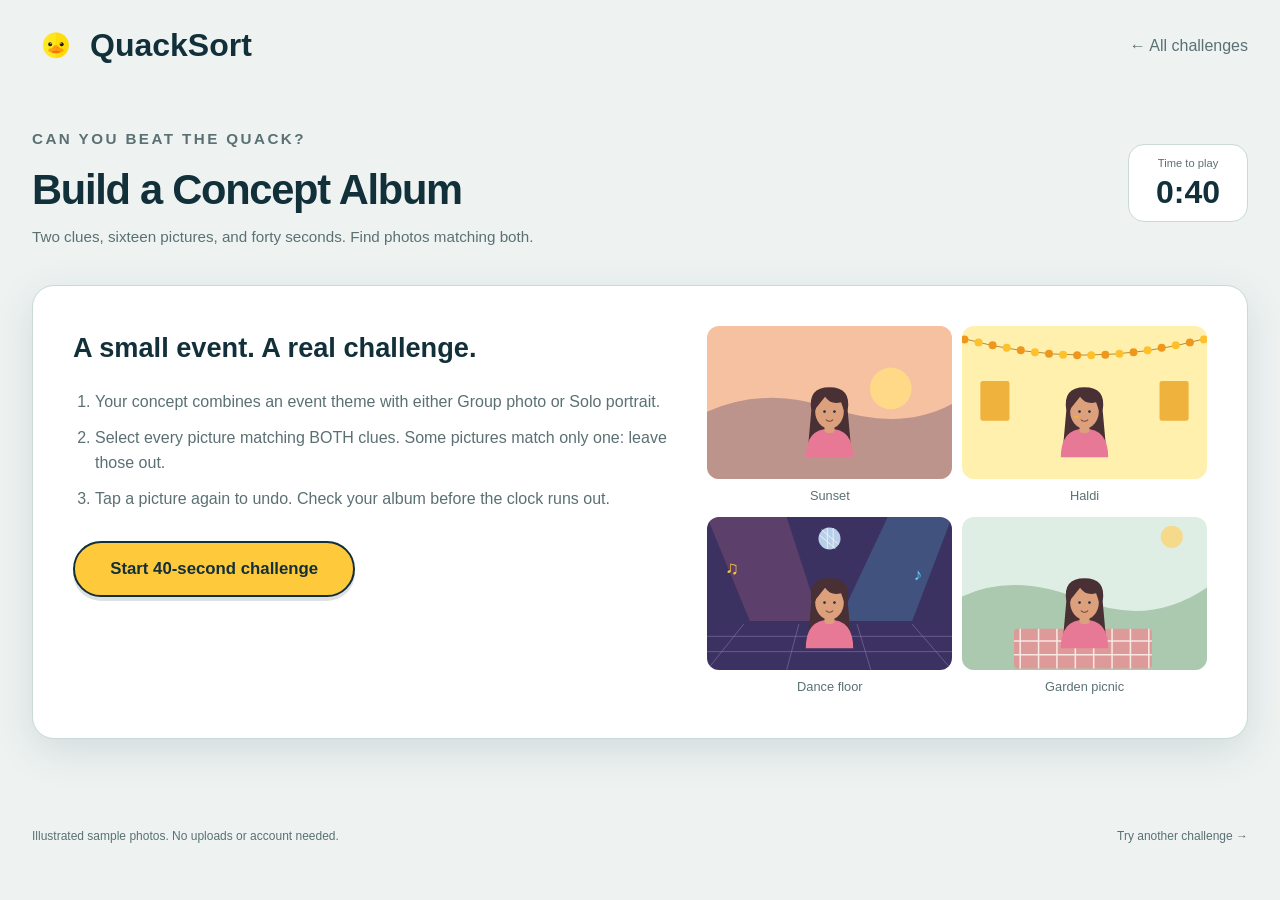
<file: challenges/albums.html>
<!doctype html>
<html lang="en"><head><meta charset="utf-8"><meta name="viewport" content="width=device-width,initial-scale=1"><title>Build a Concept Album | QuackSort challenge</title><meta name="description" content="Select photos matching both concept clues before time runs out."><link rel="icon" href="../QuackSort.png"><link rel="stylesheet" href="../style.css"><link rel="stylesheet" href="challenges.css"></head>
<body class="challenge-site" data-challenge="albums"><div class="web-container">
<header class="web-nav"><a href="../index.html" class="logo-area"><img src="../QuackSort.png" alt="" class="logo-icon"><span class="logo-text">QuackSort</span></a><div class="nav-right"><a href="index.html" class="nav-link">&#8592; All challenges</a></div></header>
<main><section class="game-heading"><div><p class="eyebrow">CAN YOU BEAT THE QUACK?</p><h1 id="title">Build a Concept Album</h1><p id="description">Select photos matching a randomly selected theme before time runs out.</p></div><div id="timer-box" class="timer-box"><span id="timer-label">Time to play</span><strong id="timer" role="timer" aria-live="off">0:40</strong></div></section>
<section id="ready" class="ready-panel" aria-labelledby="ready-title"><div><h2 id="ready-title">A small event. A real challenge.</h2><ol id="steps"></ol><button id="start" class="btn primary large" disabled>Loading photos?</button></div><div id="references"></div></section>
<p id="status" class="status-line" role="status" aria-live="polite"></p>
<section id="play-area" hidden><div id="target" class="target-panel"></div><div id="board" class="board"></div><div class="game-toolbar"><span id="progress" class="progress-text"></span><button id="reset" class="btn secondary" disabled>Clear choices</button><button id="check" class="btn primary">Check my work</button></div></section>
<section id="result" class="result-panel" aria-label="Your result" hidden></section>
<noscript><p>Please enable JavaScript to play this challenge.</p></noscript></main>
<footer class="challenge-footer"><span>Illustrated sample photos. No uploads or account needed.</span><a class="nav-link" href="index.html">Try another challenge &#8594;</a></footer>
</div><script src="data.js"></script><script src="core.js"></script><script src="game.js"></script></body></html>
</file>
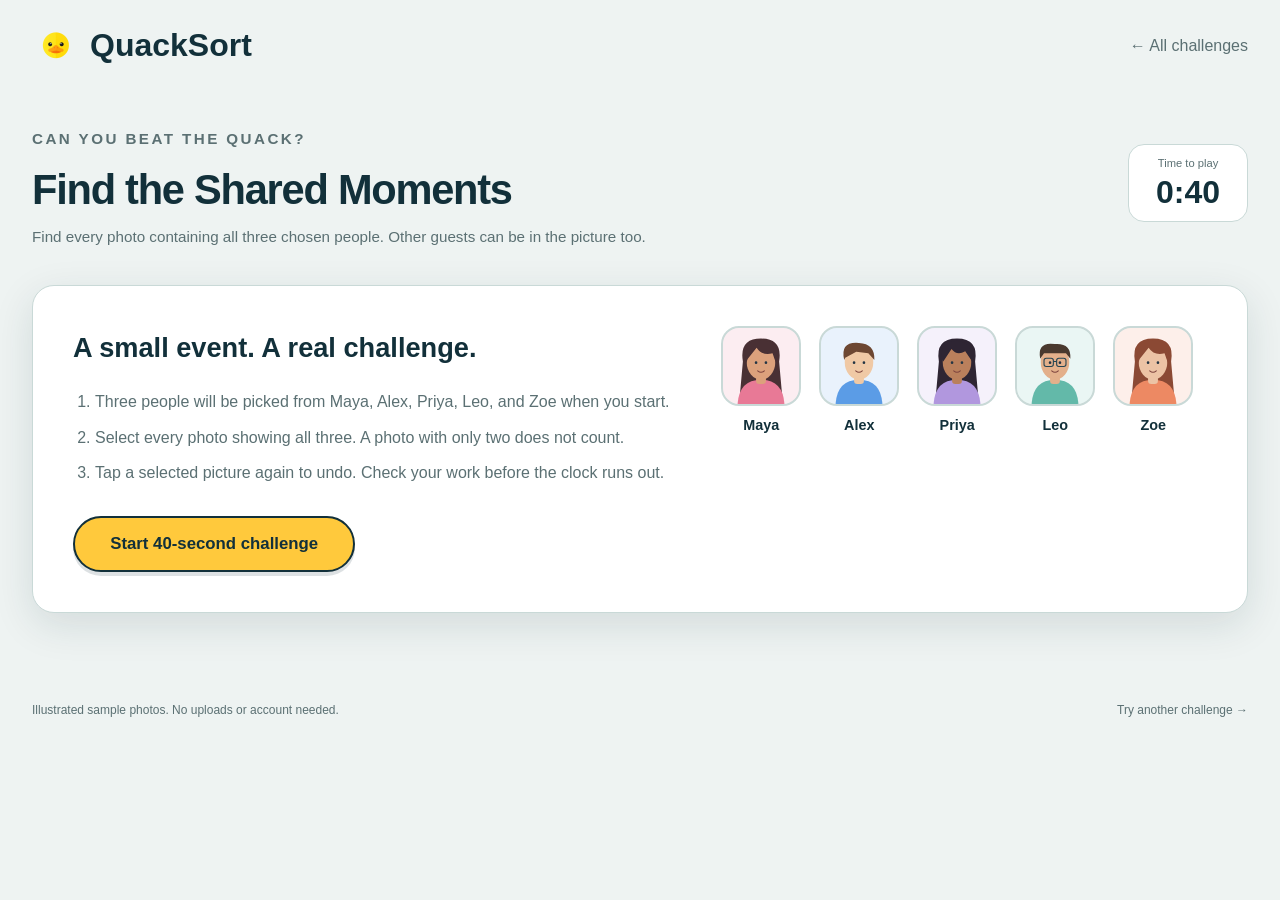
<file: challenges/groups.html>
<!doctype html>
<html lang="en"><head><meta charset="utf-8"><meta name="viewport" content="width=device-width,initial-scale=1"><title>Find the Shared Moments | QuackSort challenge</title><meta name="description" content="Find photos containing three randomly selected people."><link rel="icon" href="../QuackSort.png"><link rel="stylesheet" href="../style.css"><link rel="stylesheet" href="challenges.css"></head>
<body class="challenge-site" data-challenge="groups"><div class="web-container">
<header class="web-nav"><a href="../index.html" class="logo-area"><img src="../QuackSort.png" alt="" class="logo-icon"><span class="logo-text">QuackSort</span></a><div class="nav-right"><a href="index.html" class="nav-link">&#8592; All challenges</a></div></header>
<main><section class="game-heading"><div><p class="eyebrow">CAN YOU BEAT THE QUACK?</p><h1 id="title">Find the Shared Moments</h1><p id="description">Find photos containing three randomly selected people.</p></div><div id="timer-box" class="timer-box"><span id="timer-label">Time to play</span><strong id="timer" role="timer" aria-live="off">0:40</strong></div></section>
<section id="ready" class="ready-panel" aria-labelledby="ready-title"><div><h2 id="ready-title">A small event. A real challenge.</h2><ol id="steps"></ol><button id="start" class="btn primary large" disabled>Loading photos?</button></div><div id="references"></div></section>
<p id="status" class="status-line" role="status" aria-live="polite"></p>
<section id="play-area" hidden><div id="target" class="target-panel"></div><div id="board" class="board"></div><div class="game-toolbar"><span id="progress" class="progress-text"></span><button id="reset" class="btn secondary" disabled>Clear choices</button><button id="check" class="btn primary">Check my work</button></div></section>
<section id="result" class="result-panel" aria-label="Your result" hidden></section>
<noscript><p>Please enable JavaScript to play this challenge.</p></noscript></main>
<footer class="challenge-footer"><span>Illustrated sample photos. No uploads or account needed.</span><a class="nav-link" href="index.html">Try another challenge &#8594;</a></footer>
</div><script src="data.js"></script><script src="core.js"></script><script src="game.js"></script></body></html>
</file>
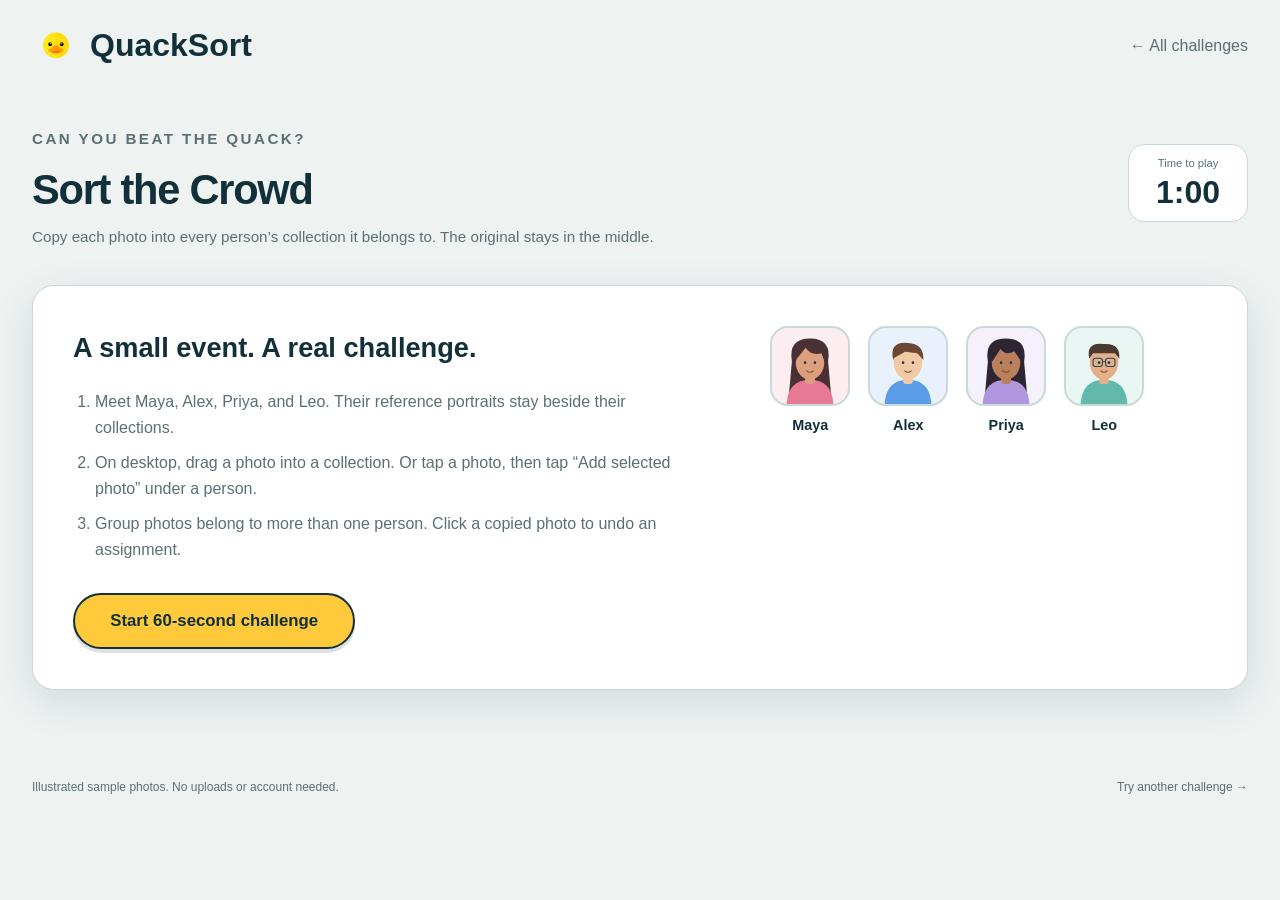
<file: challenges/sorting.html>
<!doctype html>
<html lang="en"><head><meta charset="utf-8"><meta name="viewport" content="width=device-width,initial-scale=1"><title>Sort the Crowd | QuackSort challenge</title><meta name="description" content="A timed photo sorting game: copy photos to every person they contain."><link rel="icon" href="../QuackSort.png"><link rel="stylesheet" href="../style.css"><link rel="stylesheet" href="challenges.css"></head>
<body class="challenge-site" data-challenge="sorting"><div class="web-container">
<header class="web-nav"><a href="../index.html" class="logo-area"><img src="../QuackSort.png" alt="" class="logo-icon"><span class="logo-text">QuackSort</span></a><div class="nav-right"><a href="index.html" class="nav-link">&#8592; All challenges</a></div></header>
<main><section class="game-heading"><div><p class="eyebrow">CAN YOU BEAT THE QUACK?</p><h1 id="title">Sort the Crowd</h1><p id="description">A timed photo sorting game: copy photos to every person they contain.</p></div><div id="timer-box" class="timer-box"><span id="timer-label">Time to play</span><strong id="timer" role="timer" aria-live="off">1:00</strong></div></section>
<section id="ready" class="ready-panel" aria-labelledby="ready-title"><div><h2 id="ready-title">A small event. A real challenge.</h2><ol id="steps"></ol><button id="start" class="btn primary large" disabled>Loading photos?</button></div><div id="references"></div></section>
<p id="status" class="status-line" role="status" aria-live="polite"></p>
<section id="play-area" hidden><div id="target" class="target-panel"></div><div id="board" class="board"></div><div class="game-toolbar"><span id="progress" class="progress-text"></span><button id="reset" class="btn secondary" disabled>Clear choices</button><button id="check" class="btn primary">Check my work</button></div></section>
<section id="result" class="result-panel" aria-label="Your result" hidden></section>
<noscript><p>Please enable JavaScript to play this challenge.</p></noscript></main>
<footer class="challenge-footer"><span>Illustrated sample photos. No uploads or account needed.</span><a class="nav-link" href="index.html">Try another challenge &#8594;</a></footer>
</div><script src="data.js"></script><script src="core.js"></script><script src="game.js"></script></body></html>
</file>
<file: style.css>
:root {
    --primary-color: #12303a;
    --accent-color: #1f6f78;
    --duck-color: #ffc93c;
    --bg-primary: #eef3f2;
    --bg-secondary: #e3ecea;
    --card-bg: #ffffff;
    --text-primary: #12303a;
    --text-secondary: #5b7073;
    --text-dim: #5b7073;
    --border-color: #c9d9d7;
    --shadow-color: rgba(18, 48, 58, 0.12);
    --glass-border: #c9d9d7;
    --transition: all 0.3s cubic-bezier(0.4, 0, 0.2, 1);
}


* {
    box-sizing: border-box;
    margin: 0;
    padding: 0;
}

body {
    font-family: 'Inter', sans-serif;
    background: var(--bg-primary);
    color: var(--text-primary);
    line-height: 1.6;
    overflow-x: hidden;
    min-height: 100vh;
}

.web-container {
    max-width: 1100px;
    margin: 0 auto;
    padding: 0 2rem;
}

/* Navigation */
.web-nav {
    display: flex;
    justify-content: flex-start;
    align-items: center;
    gap: 1.25rem;
    min-height: 92px;
    padding: 1.1rem 0;
}

.logo-area {
    display: flex;
    align-items: center;
    gap: 10px;
    order: 1;
    text-decoration: none;
}

.logo-icon {
    width: 48px;
    height: 52px;
    object-fit: contain;
}

.logo-text {
    color: var(--primary-color);
    font-size: 2rem;
    font-weight: 800;
    letter-spacing: 0;
}

.nav-right {
    display: flex;
    align-items: center;
    gap: 0.7rem;
    order: 2;
    margin-left: auto;
}

.nav-link {
    text-decoration: none;
    color: var(--text-secondary);
    font-weight: 500;
    transition: var(--transition);
}

.nav-link:hover {
    color: var(--primary-color);
}

.register-link {
    background: rgba(255, 255, 255, 0.72);
    padding: 0.55rem 1rem;
    border-radius: 999px;
    border: 1px solid var(--glass-border);
    white-space: nowrap;
}

.nav-action-links {
    display: grid;
    grid-template-columns: repeat(2, minmax(0, 1fr));
    gap: 0.7rem;
}

.nav-action {
    display: inline-flex;
    align-items: center;
    justify-content: center;
    font: inherit;
    font-weight: 500;
    cursor: pointer;
    text-align: center;
    width: 100%;
    min-height: 44px;
    line-height: 1.4;
    appearance: none;
}

/* Hero Section */
.hero-section {
    display: block;
    text-align: center;
    min-height: auto;
    padding: 3.6rem 0 2.5rem;
}

.hero-content {
    width: 100%;
    max-width: 940px;
    margin: 0 auto;
}

.hero-title {
    max-width: 940px;
    margin-inline: auto;
    font-size: 4rem;
    font-weight: 800;
    line-height: 1.08;
    text-wrap: balance;
    margin-bottom: 1.15rem;
}

.hero-title-break {
    display: block;
}

.hero-title .highlight {
    color: var(--accent-color);
}

.hero-subtitle {
    font-size: 1.1rem;
    color: var(--text-secondary);
    margin: 0 auto;
    max-width: 620px;
}

.download-menu {
    position: relative;
}

.download-toggle {
    list-style: none;
}

.download-toggle::-webkit-details-marker {
    display: none;
}

.download-toggle:focus-visible {
    outline: 3px solid var(--accent-color);
    outline-offset: 4px;
}

.download-options {
    position: absolute;
    top: calc(100% + 0.7rem);
    left: 50%;
    transform: translateX(-50%);
    z-index: 5;
    display: grid;
    grid-template-columns: repeat(2, minmax(0, 1fr));
    gap: 0.4rem;
    width: 220px;
    max-width: calc(100vw - 2rem);
    padding: 0.5rem;
    border: 1px solid var(--border-color);
    border-radius: 16px;
    background: var(--card-bg);
    box-shadow: 0 10px 28px var(--shadow-color);
}

.download-option {
    display: flex;
    flex-direction: column;
    align-items: center;
    gap: 0.35rem;
    padding: 0.55rem 0.35rem;
    border: 1px solid var(--border-color);
    border-radius: 10px;
    background: var(--bg-primary);
    color: var(--text-secondary);
    font: inherit;
    font-size: 0.85rem;
    font-weight: 600;
    cursor: not-allowed;
}

.download-option img {
    width: 24px;
    height: 24px;
    object-fit: contain;
    filter: grayscale(1);
    opacity: 0.5;
}

.download-option[data-download-url]:not([data-download-url=""]) {
    color: var(--text-primary);
    background: var(--card-bg);
    border-color: var(--accent-color);
    cursor: pointer;
}

.download-option[data-download-url]:not([data-download-url=""]) img {
    filter: none;
    opacity: 1;
}

.download-option[data-download-url]:not([data-download-url=""]):hover {
    background: var(--bg-secondary);
}

.download-option:focus-visible {
    outline: 2px solid var(--accent-color);
    outline-offset: 3px;
}

.download-option small {
    display: block;
    margin-top: 0.2rem;
    font-size: 0.7rem;
    font-weight: 400;
}

.hero-actions {
    display: flex;
    align-items: center;
    justify-content: center;
    flex-wrap: wrap;
    gap: 0.85rem;
    margin-top: 1.4rem;
}

.hero-product-shot {
    width: 100%;
    max-width: 1120px;
    margin: 1.8rem auto 0;
    overflow: hidden;
    border: 1px solid var(--border-color);
    border-radius: 16px;
    background: #ffffff;
    box-shadow: 0 24px 70px rgba(18, 48, 58, 0.16);
}

.hero-product-shot img {
    display: block;
    width: 100%;
    height: auto;
}

.know-more-footer {
    position: relative;
    display: grid;
    min-height: 112px;
    place-items: center;
    padding: 1rem;
}

.know-more-link {
    position: fixed;
    z-index: 900;
    bottom: calc(1.15rem + env(safe-area-inset-bottom, 0px));
    left: 50%;
    display: inline-flex;
    align-items: center;
    justify-content: center;
    gap: 0.65rem;
    width: max-content;
    max-width: calc(100% - 2rem);
    margin: 0;
    padding: 0.85rem 1.25rem;
    border: 1px solid rgba(201, 217, 215, 0.95);
    border-radius: 999px;
    background: rgba(255, 255, 255, 0.96);
    color: var(--accent-color);
    font-size: 1.5rem;
    font-weight: 700;
    line-height: 1.3;
    text-decoration: none;
    white-space: nowrap;
    box-shadow: 0 8px 28px rgba(18, 48, 58, 0.16);
    transform: translateX(-50%);
    transition: color 0.2s ease, background 0.2s ease, box-shadow 0.2s ease, transform 0.2s ease;
}

.know-more-link.is-settled {
    position: absolute;
    bottom: 1.15rem;
    transform: translateX(-50%);
}

.know-more-link:hover {
    color: var(--primary-color);
    background: #ffffff;
    box-shadow: 0 10px 32px rgba(18, 48, 58, 0.2);
}

.know-more-arrow {
    width: 28px;
    height: 28px;
    flex-shrink: 0;
    transition: transform 0.2s ease;
}

.know-more-link:hover .know-more-arrow {
    transform: translateX(4px);
}

.know-more-link:focus-visible {
    outline: 3px solid var(--accent-color);
    outline-offset: 4px;
    border-radius: 4px;
}

.booking-modal {
    position: fixed;
    inset: 0;
    z-index: 1100;
    display: none;
    align-items: center;
    justify-content: center;
    padding: 1rem;
    background: rgba(17, 24, 39, 0.62);
    backdrop-filter: blur(5px);
}

.booking-modal.is-open {
    display: flex;
}

body.booking-open {
    overflow: hidden;
}

.booking-card {
    width: min(620px, 100%);
    max-height: min(90vh, 820px);
    overflow-y: auto;
    padding: 1.6rem;
    border: 1px solid var(--border-color);
    border-radius: 16px;
    background: var(--bg-primary);
    box-shadow: 0 24px 70px rgba(0, 0, 0, 0.28);
    text-align: left;
}

.booking-heading {
    display: flex;
    align-items: flex-start;
    justify-content: space-between;
    gap: 1rem;
    margin-bottom: 1.3rem;
}

.booking-heading h2 {
    color: var(--primary-color);
    font-size: 1.55rem;
    line-height: 1.25;
}

.booking-heading p {
    margin-top: 0.35rem;
    color: var(--text-secondary);
    font-size: 0.93rem;
}

.booking-close {
    width: 38px;
    height: 38px;
    flex: 0 0 38px;
    border: 1px solid var(--border-color);
    border-radius: 50%;
    background: var(--bg-secondary);
    color: var(--text-primary);
    font: inherit;
    font-size: 1.4rem;
    line-height: 1;
    cursor: pointer;
}

.booking-setup-message {
    margin: 0 0 1rem;
    color: var(--text-secondary);
    font-size: 0.9rem;
}

.booking-setup-message {
    padding: 0.7rem 0.8rem;
    border: 1px solid rgba(245, 158, 11, 0.35);
    border-radius: 9px;
    background: rgba(245, 158, 11, 0.08);
    color: #854d0e;
}

.booking-fields {
    display: grid;
    grid-template-columns: 1fr 1fr;
    gap: 1rem;
}

.booking-field label {
    display: block;
    margin-bottom: 0.4rem;
    color: var(--text-primary);
    font-size: 0.88rem;
    font-weight: 600;
}

.booking-field input,
.booking-field textarea {
    width: 100%;
    min-height: 44px;
    padding: 0.7rem 0.8rem;
    border: 1px solid var(--border-color);
    border-radius: 9px;
    background: #ffffff;
    color: var(--text-primary);
    font: inherit;
    font-size: 0.95rem;
}

.booking-field textarea {
    min-height: 96px;
    resize: vertical;
}

.booking-field input:focus,
.booking-field textarea:focus {
    outline: none;
    border-color: var(--accent-color);
    box-shadow: 0 0 0 3px rgba(31, 111, 120, 0.14);
}

.booking-field:nth-child(4) {
    grid-column: 1 / -1;
}

.booking-trap {
    position: absolute;
    left: -10000px;
    width: 1px;
    height: 1px;
    overflow: hidden;
}

.booking-status {
    margin: 0.8rem 0;
    color: var(--text-secondary);
    font-size: 0.9rem;
}

.booking-status:empty {
    display: none;
}

.booking-status.success {
    color: #18734a;
}

.booking-status.error {
    color: #a3362c;
}

.booking-submit {
    margin-top: 1.5rem;
}

.booking-submit {
    width: 100%;
}

.booking-submit:disabled {
    cursor: not-allowed;
    opacity: 0.6;
    transform: none;
}

.booking-privacy {
    margin-top: 0.75rem;
    color: var(--text-secondary);
    font-size: 0.8rem;
    text-align: center;
}

/* Buttons */
.btn {
    display: inline-flex;
    align-items: center;
    justify-content: center;
    gap: 10px;
    padding: 0.8rem 1.8rem;
    border-radius: 999px;
    font-weight: 600;
    cursor: pointer;
    transition: var(--transition);
    border: 2px solid var(--primary-color);
    font-family: inherit;
    text-decoration: none;
}

.btn.primary {
    background: var(--duck-color);
    color: var(--primary-color);
    box-shadow: 0 4px 0 rgba(18, 48, 58, 0.14);
}

.btn.primary:hover {
    transform: translateY(-2px);
    box-shadow: 0 6px 0 rgba(18, 48, 58, 0.16);
}

.btn.secondary {
    background: rgba(255, 255, 255, 0.75);
    color: var(--text-primary);
    border-color: var(--border-color);
}

.btn.secondary:hover {
    border-color: var(--accent-color);
    background: #ffffff;
}

.btn-icon-img {
    width: 30px;
    height: 30px;
    object-fit: contain;
}

.settings-icon-btn {
    width: 42px;
    height: 42px;
    border-radius: 50%;
    border: 1px solid var(--border-color);
    background: rgba(255, 255, 255, 0.72);
    display: inline-flex;
    align-items: center;
    justify-content: center;
    cursor: pointer;
    transition: var(--transition);
}

.settings-icon-btn:hover {
    border-color: var(--accent-color);
    transform: translateY(-1px);
}

.nav-icon {
    width: 30px;
    height: 30px;
    object-fit: contain;
}

.btn.small {
    padding: 0.6rem 1.2rem;
    font-size: 0.9rem;
}

.btn.large {
    padding: 1rem 2.2rem;
    font-size: 1.05rem;
}

.btn.full-width {
    width: 100%;
}

@media (max-width: 700px) {
    .hero-actions {
        width: 100%;
        flex-direction: column;
    }

    .hero-actions .btn {
        width: 100%;
    }

}

/* Visuals */
.mockup-frame {
    background: var(--card-bg);
    padding: 12px;
    border-radius: 20px;
    border: 1px solid var(--border-color);
    box-shadow: 0 25px 50px -12px rgba(0, 0, 0, 0.5);
    transform: perspective(1000px) rotateY(-5deg) rotateX(2deg);
}

.mockup-img {
    width: 100%;
    border-radius: 12px;
    display: block;
}

/* Registration Form */
.form-section {
    padding: 4rem 0;
    display: flex;
    justify-content: center;
}

.glass-form-card {
    background: white;
    backdrop-filter: blur(12px);
    -webkit-backdrop-filter: blur(12px);
    padding: 3rem;
    border-radius: 24px;
    border: 1px solid var(--border-color);
    width: 100%;
    max-width: 500px;
    box-shadow: 0 20px 40px rgba(0, 0, 0, 0.3);
}

.form-title {
    font-size: 1.8rem;
    font-weight: 700;
    margin-bottom: 0.5rem;
}

.form-subtitle {
    color: var(--text-secondary);
    font-size: 0.95rem;
    margin-bottom: 2rem;
}

.form-group {
    margin-bottom: 1.5rem;
}

.form-group label {
    display: block;
    font-size: 0.85rem;
    font-weight: 600;
    color: #374151;
    margin-bottom: 0.5rem;
}

.form-group input {
    width: 100%;
    background: #f9fafb;
    border: 1px solid #d1d5db;
    padding: 0.8rem 1rem;
    border-radius: 10px;
    color: var(--text-primary);
    font-family: inherit;
    outline: none;
    transition: var(--transition);
}

.form-group input::placeholder {
    color: var(--text-secondary);
    opacity: 0.7;
}

.form-group input:focus {
    border-color: var(--accent-color);
    background: #ffffff;
    box-shadow: 0 0 0 3px rgba(0, 194, 255, 0.12);
}

.upload-options-row {
    display: flex;
    gap: 1rem;
    margin-bottom: 1rem;
}

.upload-choice-btn {
    flex: 1;
    justify-content: center;
}

.file-upload-area {
    border: 2px dashed var(--border-color);
    border-radius: 12px;
    padding: 2rem;
    text-align: center;
    cursor: pointer;
    transition: var(--transition);
}

.file-upload-area:hover {
    border-color: var(--primary-color);
    background: var(--bg-secondary);
}

.file-upload-area .upload-icon {
    font-size: 2rem;
    display: block;
    margin-bottom: 0.5rem;
}

.file-upload-area p {
    font-size: 0.9rem;
    color: var(--text-dim);
}

.file-preview {
    position: relative;
    margin-top: 1rem;
    border-radius: 12px;
    overflow: hidden;
}

.file-preview img {
    width: 100%;
    display: block;
}

.btn-remove {
    position: absolute;
    top: 8px;
    right: 8px;
    background: rgba(0, 0, 0, 0.5);
    border: none;
    color: white;
    width: 28px;
    height: 28px;
    border-radius: 50%;
    cursor: pointer;
    display: flex;
    align-items: center;
    justify-content: center;
    transition: var(--transition);
}

.btn-remove:hover {
    background: #ef4444;
}

.status-message {
    margin-top: 1.5rem;
    padding: 1rem;
    border-radius: 10px;
    font-size: 0.9rem;
    display: none;
}

.status-message.success {
    display: block;
    background: rgba(34, 197, 94, 0.1);
    color: #4ade80;
    border: 1px solid rgba(34, 197, 94, 0.2);
}

.status-message.error {
    display: block;
    background: rgba(239, 68, 68, 0.1);
    color: #f87171;
    border: 1px solid rgba(239, 68, 68, 0.2);
}

/* Modal Overlay Appearance */
.receive-section {
    position: fixed;
    inset: 0;
    background: rgba(0, 0, 0, 0.7);
    backdrop-filter: blur(5px);
    display: flex;
    align-items: center;
    justify-content: center;
    z-index: 1000;
}

.modal-card {
    background: var(--card-bg);
    padding: 2.5rem;
    border-radius: 20px;
    border: 1px solid var(--border-color);
    width: 100%;
    max-width: 400px;
    text-align: center;
}

.modal-card h2 {
    margin-bottom: 0.5rem;
}

.modal-card p {
    color: var(--text-dim);
    margin-bottom: 2rem;
}

.input-group {
    display: flex;
    flex-direction: column;
    gap: 1rem;
    margin-bottom: 1.5rem;
}

.input-group input {
    font-size: 1.5rem;
    font-weight: 700;
    text-align: center;
    letter-spacing: 0.5rem;
    padding: 0.8rem;
    border-radius: 12px;
    background: var(--bg-secondary);
    border: 1px solid var(--glass-border);
    color: var(--text-primary);
    outline: none;
}

.btn-text {
    background: none;
    border: none;
    color: var(--text-dim);
    font-weight: 600;
    cursor: pointer;
    transition: var(--transition);
}

.btn-text:hover {
    color: white;
}

/* Settings + Privacy */
.settings-modal {
    position: fixed;
    inset: 0;
    background: rgba(0, 0, 0, 0.55);
    z-index: 1000;
    align-items: center;
    justify-content: center;
    padding: 1.2rem;
}

.settings-card {
    background: var(--bg-primary);
    border-radius: 16px;
    padding: 1.6rem;
    width: 100%;
    max-width: 720px;
    border: 1px solid var(--border-color);
    box-shadow: 0 12px 40px rgba(0, 0, 0, 0.2);
    max-height: 85vh;
    overflow-y: auto;
}

.settings-card h2 {
    margin-bottom: 1.1rem;
    color: var(--text-primary);
}

.privacy-policy-block {
    border-top: 1px solid var(--border-color);
    margin-top: 1rem;
    padding-top: 1rem;
    margin-bottom: 1rem;
}

.privacy-policy-block h3 {
    color: var(--primary-color);
    font-size: 1rem;
    margin-bottom: 0.8rem;
}

.privacy-article {
    display: grid;
    gap: 0.8rem;
}

.privacy-article p {
    color: var(--text-secondary);
    font-size: 0.9rem;
    line-height: 1.6;
}

.settings-close-btn {
    width: 100%;
}

/* Responsive */
@media (max-width: 900px) {
    .hero-section {
        text-align: center;
        min-height: auto;
        padding: 2.4rem 0 2rem;
    }

    .hero-title {
        font-size: 3rem;
    }
}

@media (max-width: 600px) {
    .web-container {
        padding-inline: 1rem;
    }

    .web-nav {
        flex-direction: column;
        align-items: center;
        gap: 0.55rem;
        padding: 1rem 0;
        min-height: 0;
    }

    .nav-right {
        order: 2;
        justify-content: center;
        margin-left: 0;
        display: grid;
        grid-template-columns: minmax(0, 1fr) auto;
        width: 100%;
        gap: 0.4rem;
    }

    .nav-action-links {
        gap: 0.4rem;
        align-items: stretch;
    }

    .nav-action {
        min-width: 0;
        padding: 0.55rem 0.35rem;
        font-size: clamp(0.7rem, 2.7vw, 0.95rem);
    }

    .logo-area {
        order: 1;
        align-self: center;
    }

    .hero-section {
        min-height: auto;
        padding: 1.1rem 0 2.5rem;
    }

    .logo-text {
        font-size: 1.7rem;
    }

    .logo-icon {
        width: 42px;
        height: 46px;
    }

    .hero-title {
        font-size: 2rem;
    }

    .hero-product-shot {
        margin-top: 1.35rem;
        border-radius: 12px;
    }

    .know-more-link {
        margin-top: 0.75rem;
        gap: 0.45rem;
        padding: 0.8rem 1rem;
        font-size: clamp(0.9rem, 4vw, 1.2rem);
    }

    .know-more-arrow {
        width: 24px;
        height: 24px;
    }

    .hero-title-break {
        display: none;
    }

    .hero-actions {
        flex-direction: column;
        width: 100%;
    }

    .download-menu {
        width: 100%;
        max-width: 420px;
    }

    .download-options {
        position: static;
        transform: none;
        width: min(220px, 100%);
        max-width: none;
        margin: 0.5rem auto 0;
    }

    .btn.large {
        width: 100%;
        max-width: 420px;
    }

    .booking-card {
        padding: 1.2rem;
    }

    .booking-fields {
        grid-template-columns: 1fr;
    }

    .booking-field:nth-child(4) {
        grid-column: auto;
    }
}
#btn-fun-challenge { background: #ffffff; }

/* Download notice and activation details */
.download-access-note { margin-top: 1rem; color: var(--text-secondary); font-size: .875rem; line-height: 1.8; }
.download-access-note a, .download-notice-dialog a:not(.btn), .activation-details a { color: var(--accent-color); text-decoration: underline; text-underline-offset: .2em; }
.download-option { cursor: pointer; }
.download-notice-dialog { box-sizing: border-box; width: min(92vw, 580px); max-height: 88dvh; overflow-y: auto; margin: auto; padding: clamp(1.25rem, 4vw, 2rem); border: 1px solid var(--border-color); border-radius: 20px; background: var(--card-bg); color: var(--text-primary); box-shadow: 0 24px 80px var(--shadow-color); }
.download-notice-dialog::backdrop { background: rgba(18, 48, 58, .55); }
.download-notice-dialog h2 { margin: 0 0 1rem; }
.download-notice-dialog p, .activation-details p, .activation-details li { line-height: 1.75; margin-bottom: 1rem; }
.download-notice-actions { display: flex; flex-wrap: wrap; gap: .75rem; justify-content: flex-end; margin-top: 1.5rem; }
.download-notice-actions [hidden] { display: none; }
#download-availability { font-weight: 600; }
.activation-details { width: min(100%, 760px); margin: 0 auto; padding: clamp(1.25rem, 5vw, 3rem); box-sizing: border-box; }
.activation-details h1 { margin: 2rem 0 1.25rem; font-size: clamp(1.8rem, 5vw, 2.5rem); }
.activation-details h2 { margin: 2rem 0 1rem; font-size: 1.25rem; }
.activation-details ol { padding-left: 1.5rem; }
</file>
<file: challenges/challenges.css>
.challenge-site { font-family:Inter,Arial,sans-serif; }
.challenge-site .web-container { max-width:1280px; }
.challenge-site a:focus-visible,.challenge-site button:focus-visible { outline:3px solid var(--accent-color); outline-offset:4px; }
.challenge-site button { font-family:inherit; cursor:pointer; }
.challenge-site button:disabled { cursor:default; opacity:.55; }
.challenge-site [hidden] { display:none !important; }
.eyebrow { color:var(--accent-color); font-size:.75rem; letter-spacing:.16em; font-weight:700; margin-bottom:14px; }
.challenge-hero { text-align:center; padding:52px 0 36px; }
.challenge-hero h1 { font-size:clamp(2.2rem,5vw,4.2rem); line-height:1.12; letter-spacing:-.04em; margin-bottom:20px; }
.challenge-hero h1 span { color:var(--accent-color); }
.challenge-hero>p:not(.eyebrow) { color:var(--text-secondary); font-size:1.1rem; }
.challenge-pills { display:flex; justify-content:center; gap:10px; flex-wrap:wrap; margin-top:25px; }
.challenge-pills span { border:1px solid var(--border-color); border-radius:99px; padding:6px 12px; background:#ffffff70; color:var(--text-secondary); font-size:.8rem; }
.challenge-cards { display:grid; grid-template-columns:repeat(3,minmax(0,1fr)); gap:20px; }
.challenge-card { background:white; border:1px solid var(--border-color); border-radius:22px; padding:24px; text-decoration:none; color:var(--text-primary); display:flex; flex-direction:column; box-shadow:0 10px 30px var(--shadow-color); transition:transform .2s,border-color .2s; }
.challenge-card:hover { transform:translateY(-5px); border-color:var(--accent-color); }
.card-number { font-size:.65rem; font-weight:700; letter-spacing:.08em; color:var(--accent-color); }
.card-art { height:190px; margin:24px 0; border-radius:15px; background:var(--bg-primary); position:relative; overflow:hidden; }
.art-sorting { display:grid; grid-template-columns:repeat(2,1fr); gap:6px; padding:16px; }
.art-sorting img { width:100%; height:76px; object-fit:contain; }
.art-groups>img,.art-albums>img { width:100%; height:100%; object-fit:cover; }
.art-badge { position:absolute; bottom:12px; left:12px; padding:5px 12px; background:#fff; border-radius:99px; font-size:.75rem; font-weight:600; }
.challenge-card h2 { font-size:1.35rem; letter-spacing:-.03em; margin-bottom:10px; line-height:1.2; }
.challenge-card p { color:var(--text-secondary); font-size:.9rem; margin-bottom:28px; }
.card-bottom { display:flex; align-items:center; justify-content:space-between; gap:10px; border-top:1px solid var(--border-color); padding-top:17px; margin-top:auto; font-size:.8rem; }
.card-bottom strong { color:var(--accent-color); }
.sample-note { text-align:center; color:var(--text-secondary); font-size:.8rem; margin:24px 0; }
.challenge-bottom { margin:40px 0; padding:25px; border:1px solid var(--border-color); background:var(--bg-secondary); border-radius:20px; display:flex; align-items:center; gap:20px; }
.challenge-bottom img { object-fit:contain; flex-shrink:0; }
.challenge-bottom h2 { font-size:1.2rem; }
.challenge-bottom p { font-size:.87rem; color:var(--text-secondary); }
.challenge-bottom .btn { margin-left:auto; flex-shrink:0; }
.game-heading { display:flex; align-items:center; justify-content:space-between; gap:20px; padding:25px 0; }
.game-heading h1 { font-size:clamp(1.8rem,3.5vw,2.6rem); line-height:1.2; letter-spacing:-.03em; }
.game-heading p { color:var(--text-secondary); margin-top:10px; max-width:800px; font-size:.95rem; }
.timer-box { min-width:120px; border:1px solid var(--border-color); border-radius:16px; padding:10px 18px; background:white; text-align:center; flex-shrink:0; }
.timer-box span { font-size:.7rem; color:var(--text-secondary); display:block; }
.timer-box strong { font-size:2rem; font-variant-numeric:tabular-nums; line-height:1.2; }
.timer-box.urgent { color:#a33426; background:#fff0e7; border-color:#dfb6a0; }
.floating-timer { position:fixed; top:0; left:0; right:0; z-index:1000; display:flex; align-items:center; gap:15px; padding:10px max(16px,calc((100vw - 1216px)/2)); background:var(--card-bg); border-bottom:1px solid var(--border-color); box-shadow:0 4px 15px var(--shadow-color); font-size:.8rem; }
.floating-timer strong { font-size:1.3rem; font-variant-numeric:tabular-nums; }
.floating-timer a { margin-left:auto; color:var(--accent-color); }
.floating-timer.urgent { background:#fff0e7; color:#a33426; }
.ready-panel { display:grid; grid-template-columns:1.2fr 1fr; gap:35px; padding:40px; background:white; border:1px solid var(--border-color); border-radius:22px; margin:10px 0 35px; box-shadow:0 12px 40px var(--shadow-color); }
.ready-panel h2 { font-size:1.7rem; margin-bottom:15px; }
.ready-panel ol { padding-left:22px; color:var(--text-secondary); margin-bottom:25px; }
.ready-panel li { padding:5px 0; }
.reference-people { display:flex; justify-content:center; flex-wrap:wrap; gap:18px; align-content:center; }
.reference-person { text-align:center; }
.reference-person img { width:80px; height:80px; border:2px solid var(--border-color); border-radius:18px; display:block; margin:0 auto 6px; }
.reference-person span { font-size:.9rem; font-weight:600; }
.theme-examples { display:grid; grid-template-columns:repeat(2,1fr); gap:10px; }
.theme-examples figure { margin:0; text-align:center; }
.theme-examples img { width:100%; aspect-ratio:1.6; border-radius:12px; }
.theme-examples figcaption { font-size:.8rem; color:var(--text-secondary); }
.target-panel { border:1px solid var(--border-color); border-radius:18px; background:white; padding:15px 22px; display:flex; align-items:center; gap:20px; margin-bottom:18px; }
.target-panel .reference-people { gap:15px; }
.target-panel .reference-person img { width:56px; height:56px; margin-bottom:3px; }
.target-panel h2 { font-size:1.1rem; }
.target-panel p { color:var(--text-secondary); font-size:.85rem; }
.theme-tag { font-size:1.3rem; font-weight:700; background:var(--duck-color); padding:9px 20px; border-radius:99px; white-space:normal; max-width:100%; }
.board { margin-bottom:25px; }
.photo-grid { display:grid; grid-template-columns:repeat(4,minmax(0,1fr)); gap:14px; }
.photo-pick { border:2px solid transparent; background:white; border-radius:13px; padding:5px; text-align:left; color:var(--text-primary); min-width:0; position:relative; box-shadow:0 3px 12px var(--shadow-color); touch-action:pan-y; }
.photo-pick img { display:block; width:100%; aspect-ratio:1.6; object-fit:contain; border-radius:9px; pointer-events:none; }
.photo-pick .photo-caption { display:flex; align-items:center; justify-content:space-between; padding:5px 6px; font-size:.73rem; gap:5px; }
.photo-pick[aria-pressed="true"] { border-color:var(--accent-color); background:#e4f2ee; }
.photo-pick[aria-pressed="true"] .selection-mark { background:var(--accent-color); color:#fff; }
.selection-mark { width:22px; height:22px; border:1px solid var(--border-color); border-radius:50%; text-align:center; line-height:20px; flex-shrink:0; }
.photo-pick.correct { border-color:#1e7955; }
.photo-pick.extra { border-color:#a33426; }
.photo-pick.missed { border-color:#b07816; }
.photo-pick.correct .selection-mark,.photo-pick.extra .selection-mark,.photo-pick.missed .selection-mark { width:auto; min-width:22px; border-radius:6px; padding:0 5px; }
.game-toolbar { display:flex; gap:12px; align-items:center; margin:20px 0; flex-wrap:wrap; }
.game-toolbar .progress-text { color:var(--text-secondary); margin-right:auto; font-size:.9rem; }
.sorting-board { display:grid; grid-template-columns:minmax(0,1fr) minmax(0,1.4fr) minmax(0,1fr); grid-template-rows:auto auto; gap:16px; align-items:stretch; }
.person-zone { background:white; border:2px solid var(--border-color); border-radius:18px; padding:14px; min-width:0; }
.person-zone.drop-ready { border-color:var(--accent-color); background:#f7fcfa; }
.zone-header { display:flex; align-items:center; gap:10px; margin-bottom:10px; }
.zone-header img { width:49px; height:49px; border-radius:12px; }
.zone-header h2 { font-size:1rem; }
.zone-header span { font-size:.7rem; color:var(--text-secondary); }
.assign-button { border:1px solid var(--border-color); background:var(--bg-primary); padding:7px 10px; width:100%; border-radius:9px; color:var(--text-primary); font-size:.75rem; margin-bottom:10px; }
.zone-photos { display:grid; grid-template-columns:repeat(2,minmax(0,1fr)); gap:8px; min-height:80px; align-content:start; }
.zone-copy { border:1px solid var(--border-color); background:var(--bg-primary); border-radius:8px; padding:3px; color:var(--text-secondary); font-size:.65rem; }
.zone-copy img { display:block; width:100%; aspect-ratio:1.6; border-radius:5px; }
.zone-empty { color:var(--text-secondary); font-size:.75rem; grid-column:1/-1; text-align:center; align-self:center; padding:15px 0; }
.dump { grid-column:2; grid-row:1/3; border:1px dashed #9bb5b1; border-radius:18px; background:#e3ecea; padding:15px; min-width:0; }
.dump h2 { font-size:1rem; margin-bottom:3px; }
.dump>p { color:var(--text-secondary); font-size:.72rem; margin-bottom:12px; }
.dump .photo-grid { grid-template-columns:repeat(2,minmax(0,1fr)); gap:10px; }
.person-zone:nth-of-type(2) { grid-column:1; grid-row:1; }
.person-zone:nth-of-type(3) { grid-column:3; grid-row:1; }
.person-zone:nth-of-type(4) { grid-column:1; grid-row:2; }
.person-zone:nth-of-type(5) { grid-column:3; grid-row:2; }
.assignment-badges { display:flex; gap:3px; flex-wrap:wrap; padding:0 5px 4px; }
.assignment-badges span { font-size:.59rem; border-radius:5px; background:#d9ebe5; color:#235a4d; padding:1px 4px; }
.drag-ghost { position:fixed; width:130px; z-index:10000; border:3px solid var(--duck-color); border-radius:12px; box-shadow:0 12px 30px #12303a55; pointer-events:none; }
.result-panel { margin:20px 0; padding:28px; background:white; border:1px solid var(--border-color); border-radius:22px; }
.result-heading { display:flex; align-items:center; gap:22px; }
.result-score { width:88px; height:88px; display:grid; place-items:center; border-radius:50%; background:var(--duck-color); font-size:1.5rem; font-weight:700; flex-shrink:0; }
.result-heading h2 { font-size:1.5rem; }
.result-heading p,.result-panel>p { color:var(--text-secondary); font-size:.95rem; }
.result-stats { display:flex; gap:12px; flex-wrap:wrap; margin:22px 0; }
.result-stats span { border:1px solid var(--border-color); border-radius:9px; padding:7px 12px; font-size:.8rem; }
.result-actions { display:flex; gap:12px; flex-wrap:wrap; margin:22px 0 12px; }
.result-panel details { color:var(--text-secondary); font-size:.85rem; margin:15px 0; }
.result-panel details ul { padding-left:22px; margin-top:12px; }
.result-panel .sample-note { text-align:left; margin:12px 0 0; font-size:.75rem; }
.status-line { min-height:26px; color:var(--accent-color); font-size:.85rem; margin-bottom:12px; }
.challenge-footer { display:flex; justify-content:space-between; gap:20px; color:var(--text-secondary); font-size:.75rem; padding:15px 0 28px; }
@media(max-width:950px) { .challenge-cards { gap:12px; }.challenge-card { padding:18px; }.card-art { height:160px; }.card-bottom { flex-direction:column; align-items:flex-start; }.sorting-board { grid-template-columns:minmax(0,1fr) minmax(0,1.6fr) minmax(0,1fr); gap:9px; }.person-zone,.dump { padding:9px; }.zone-photos { grid-template-columns:1fr; } }
@media(max-width:700px) {
 .challenge-site .web-container { padding:0 16px; }.challenge-site .logo-text { font-size:1.5rem; }.challenge-site .nav-link { font-size:.78rem; }.challenge-site .web-nav { gap:8px; }
 .challenge-hero { padding:25px 0; }.challenge-cards { grid-template-columns:1fr; gap:18px; }.card-art { height:190px; }.card-bottom { flex-direction:row; }.art-sorting { grid-template-columns:repeat(4,1fr); align-items:center; }
 .challenge-bottom { flex-wrap:wrap; }.challenge-bottom>div { flex:1; min-width:150px; }.challenge-bottom .btn { margin-left:0; width:100%; }
 .game-heading { align-items:flex-start; gap:12px; }.timer-box { min-width:78px; padding:8px; }.timer-box strong { font-size:1.5rem; }.game-heading p { font-size:.85rem; }
 .ready-panel { grid-template-columns:1fr; padding:24px; gap:25px; }.ready-panel h2 { font-size:1.4rem; }.reference-person img { width:65px; height:65px; }.reference-people { gap:12px; }
 .target-panel { flex-wrap:wrap; gap:14px; }.photo-grid { grid-template-columns:repeat(2,minmax(0,1fr)); gap:10px; }
 .sorting-board { grid-template-columns:repeat(2,minmax(0,1fr)); grid-template-rows:auto; gap:10px; }.dump { grid-column:1/-1; grid-row:1; }.dump .photo-grid { grid-template-columns:repeat(2,minmax(0,1fr)); gap:10px; }
 .person-zone:nth-of-type(2) { grid-column:1; grid-row:2; }.person-zone:nth-of-type(3) { grid-column:2; grid-row:2; }.person-zone:nth-of-type(4) { grid-column:1; grid-row:3; }.person-zone:nth-of-type(5) { grid-column:2; grid-row:3; }
 .zone-photos { grid-template-columns:repeat(2,minmax(0,1fr)); }.dump .photo-caption { font-size:.55rem; padding:3px 1px; }.dump .selection-mark { width:16px; height:16px; line-height:14px; }.dump .assignment-badges span { font-size:.5rem; }.result-panel { padding:20px; }.result-score { width:65px; height:65px; font-size:1.2rem; }.result-heading h2 { font-size:1.2rem; }
 .game-toolbar .btn { flex:1; }.game-toolbar .progress-text { flex-basis:100%; }.challenge-footer { flex-direction:column; gap:5px; }
}
@media(prefers-reduced-motion:reduce) { .challenge-site * { transition:none !important; scroll-behavior:auto !important; } }
</file>
<file: features.css>
:root { color-scheme: light; --background: #f4f5f7; --ink: #1a1a1a; --muted: #626b77; --line: #e5e7eb; --accent: #2d3e50; }
* { box-sizing: border-box; }
body { margin: 0; background: var(--background); color: var(--ink); font: 15px/1.65 Inter, -apple-system, BlinkMacSystemFont, "Segoe UI", sans-serif; }
a { color: var(--accent); text-underline-offset: 4px; }
a:focus-visible, summary:focus-visible { outline: 3px solid #0085af; outline-offset: 5px; border-radius: 5px; }
.topbar { background: #fff; border-bottom: 1px solid var(--line); }
nav { max-width: 940px; margin: auto; padding: 18px 28px; display: flex; align-items: center; justify-content: space-between; gap: 20px; }
.brand { display: flex; align-items: center; gap: 10px; text-decoration: none; font-weight: 650; font-size: 30px; }
.brand img { width: 60px; height: 68px; object-fit: contain; }
.back { font-size: 13px; color: var(--muted); }
main { max-width: 820px; margin: auto; padding: 58px 28px 24px; }
.intro { margin-bottom: 44px; max-width: 580px; }
.eyebrow { color: var(--muted); font-size: 12px; font-weight: 600; letter-spacing: .08em; text-transform: uppercase; margin: 0 0 12px; }
h1 { font-size: clamp(30px, 5vw, 42px); font-weight: 650; line-height: 1.2; letter-spacing: -.035em; margin: 0 0 16px; }
.intro > p:last-child { color: var(--muted); font-size: 16px; margin: 0; }
h2 { font-size: 16px; font-weight: 600; margin: 0; }
.section-heading { margin-bottom: 16px; display: flex; justify-content: space-between; align-items: baseline; gap: 12px; }
.section-heading p { margin: 0; color: var(--muted); font-size: 13px; }
.feature-list { border: 1px solid var(--line); border-radius: 12px; background: white; overflow: hidden; }
.feature + .feature { border-top: 1px solid var(--line); }
summary { display: flex; align-items: center; gap: 18px; padding: 20px 24px; cursor: pointer; list-style: none; }
summary::-webkit-details-marker { display: none; }
summary:hover { background: #fafbfc; }
summary:focus-visible { outline-offset: -4px; }
.feature-icon { width: 64px; height: 64px; object-fit: contain; flex-shrink: 0; }
.feature-label { display: grid; gap: 2px; flex: 1; }
.feature-label strong { font-size: 16px; font-weight: 600; color: var(--accent); }
.feature-label > span { color: var(--muted); font-size: 13px; }
.indicator { width: 18px; text-align: center; color: var(--muted); font-size: 22px; font-weight: 300; }
.indicator::before { content: '+'; }
details[open] .indicator::before { content: '−'; }
.description { padding: 0 24px 26px 106px; }
.description > p { margin: 0 0 16px; }
ol { margin: 0; padding-left: 20px; color: var(--muted); font-size: 14px; }
li + li { margin-top: 6px; }
.example { margin: 22px 0 0; padding-top: 20px; border-top: 1px solid var(--line); }
.example-images { display: flex; gap: 10px; }
.example-images img { width: calc((100% - 20px) / 3); height: 92px; object-fit: cover; border-radius: 6px; background: var(--background); }
figcaption { color: var(--muted); font-size: 11px; margin-top: 9px; }
.getting-started { margin-top: 30px; padding: 24px; border: 1px solid var(--line); border-radius: 10px; }
.getting-started p { color: var(--muted); margin: 8px 0 14px; font-size: 14px; }
.getting-started a { font-size: 14px; }
footer { padding-top: 36px; color: var(--muted); font-size: 12px; text-align: center; }
@media (max-width: 540px) {
  nav { padding: 14px 20px; } .brand { font-size: 25px; gap: 6px; } .brand img { width: 48px; height: 56px; } .back { font-size: 12px; }
  main { padding: 36px 16px 22px; } .intro { margin-bottom: 32px; }
  .section-heading { display: block; } .section-heading p { margin-top: 4px; }
  summary { padding: 18px 16px; gap: 12px; } .feature-icon { width: 52px; height: 52px; }
  .description { padding: 0 20px 24px; } .example-images img { height: 74px; }
}

.demo { margin: 24px 0 0; }
.demo video { display: block; width: 100%; height: auto; aspect-ratio: 1280 / 752; background: #f4f5f7; border: 1px solid var(--line); border-radius: 8px; }
.demo figcaption { font-size: 12px; line-height: 1.6; }
@media (max-width: 380px) { nav { gap: 10px; padding-inline: 16px; } .brand { font-size: 22px; } .brand img { width: 40px; height: 48px; } }
</file>
